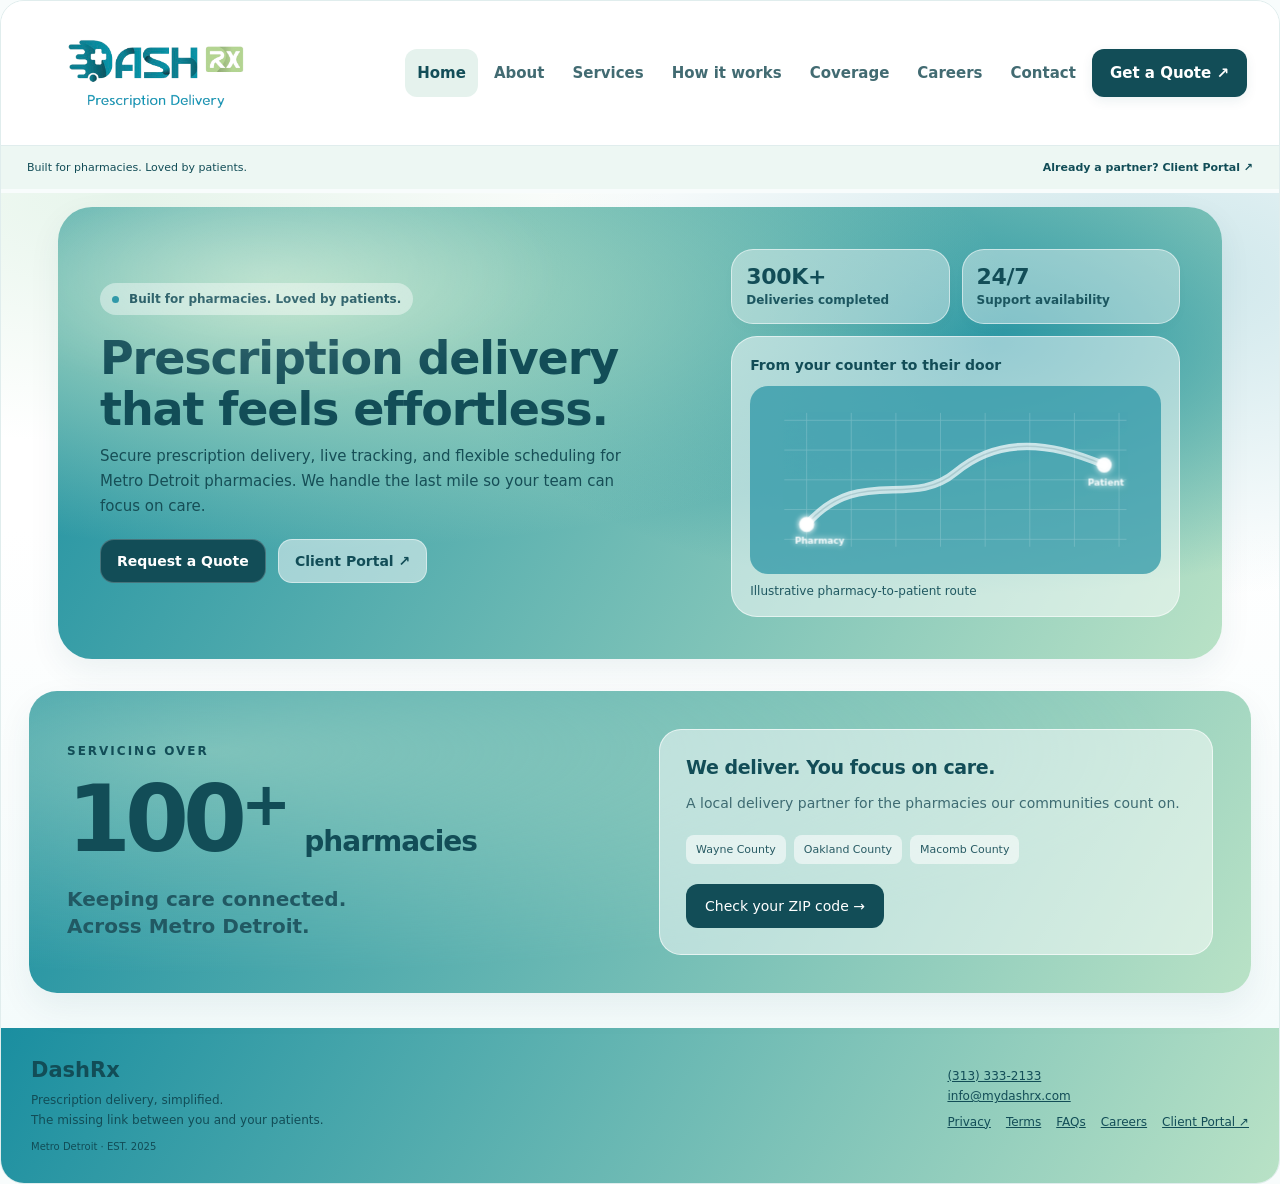
<file: index.html>
<!doctype html>
<html lang="en"><head><meta charset="utf-8"><meta name="viewport" content="width=device-width, initial-scale=1"><meta name="theme-color" content="#1a8ea0"><title>Prescription Delivery for Pharmacies | DashRx</title><meta name="description" content="DashRx provides secure prescription delivery for pharmacies throughout Wayne, Oakland, and Macomb counties. We deliver. You focus on care."><link rel="canonical" href="https://mydashrx.com/"><link rel="stylesheet" href="css/site.css?v=20261020-header"><link rel="icon" type="image/svg+xml" href="assets/dashrx_logo.svg"><meta name="referrer" content="strict-origin-when-cross-origin"><script src="js/site.js" defer></script></head><body style="margin:0;background:#f8fcfc;font-family:ui-sans-serif,system-ui"><div id="rx-full"><header class="full-nav"><a class="full-brand cursor-interaction" aria-label="DashRx homepage" href="index.html"><img class="full-logo" alt="DashRx" src="assets/dashrx_logo.png" width="160" height="72" decoding="async"></a><a class="mobile-header-quote cursor-interaction" href="quote.html">Quote ↗</a><button class="mobile-menu-button cursor-interaction" type="button" aria-controls="rx-main-menu" aria-expanded="false">Menu</button><nav id="rx-main-menu" class="full-links" aria-label="Website navigation"><a class="cursor-interaction" href="index.html" aria-current="page">Home</a><a class="cursor-interaction" href="about.html">About</a><a class="cursor-interaction" href="services.html">Services</a><a class="cursor-interaction" href="how-it-works.html">How it works</a><a class="cursor-interaction" href="coverage.html">Coverage</a><a class="cursor-interaction" href="careers.html">Careers</a><a class="cursor-interaction" href="contact.html">Contact</a><a class="full-quote cursor-interaction" href="quote.html">Get a Quote ↗</a></nav></header>
<div class="full-portal-row"><span>Built for pharmacies. Loved by patients.</span><a class="cursor-interaction" href="portal.html">Already a partner? Client Portal ↗</a></div>
<div class="mobile-actions"><a href="tel:+13133332133">Call DashRx</a><a class="cursor-interaction" href="quote.html">Get a Quote →</a></div>
<main class="rx-content page ready" id="main-content"><div class="hero"><div class="hero-wrap">
  <div class="hero-grid">
  <div>
    <div class="kicker"><span class="dot"></span> Built for pharmacies. Loved by patients.</div>
    <h1>Prescription delivery that feels effortless.</h1>
    <p>Secure prescription delivery, live tracking, and flexible scheduling for Metro Detroit pharmacies. We handle the last mile so your team can focus on care.</p>
    <div class="hero-cta">
      <a class="btn primary" href="quote.html">Request a Quote</a>
      <a class="btn ghost" href="portal.html">Client Portal ↗</a>
    </div>
  </div>
  <aside class="hero-side" aria-label="DashRx delivery overview">
    <div class="kpi-row">
      <div class="kpi"><strong data-counter data-target="300" data-suffix="K+">300K+</strong><span>Deliveries completed</span></div>
      <div class="kpi"><strong data-counter data-target="24" data-suffix="/7">24/7</strong><span>Support availability</span></div>
    </div>
    <div class="mapcard">
      <h3>From your counter to their door</h3>
      <div class="mapwrap">
<svg viewbox="0 0 520 220" xmlns="http://www.w3.org/2000/svg" aria-label="Mock route map">
  <defs>
    <lineargradient id="road" x1="0" y1="0" x2="1" y2="1">
      <stop offset="0" stop-color="rgba(255,255,255,.80)"></stop>
      <stop offset="1" stop-color="rgba(255,255,255,.55)"></stop>
    </lineargradient>
    <filter id="glow" x="-50%" y="-50%" width="200%" height="200%">
      <fegaussianblur stddeviation="4" result="b"></fegaussianblur>
      <femerge><femergenode in="b"></femergenode><femergenode in="SourceGraphic"></femergenode></femerge>
    </filter>
  </defs>
  <g opacity="0.22" stroke="white">
    <path d="M30 30H490"></path><path d="M30 70H490"></path><path d="M30 110H490"></path><path d="M30 150H490"></path><path d="M30 190H490"></path>
    <path d="M60 20V200"></path><path d="M120 20V200"></path><path d="M180 20V200"></path><path d="M240 20V200"></path>
    <path d="M300 20V200"></path><path d="M360 20V200"></path><path d="M420 20V200"></path><path d="M480 20V200"></path>
  </g>
  <path data-mappath d="M60 170 C 130 90, 200 150, 260 100 S 390 60, 460 90" stroke="url(#road)" stroke-width="10" fill="none" stroke-linecap="round"></path>
  <path d="M60 170 C 130 90, 200 150, 260 100 S 390 60, 460 90" stroke="rgba(18,77,87,.30)" stroke-width="2" fill="none" stroke-linecap="round" opacity="0.55"></path>
  <g filter="url(#glow)">
    <circle cx="60" cy="170" r="10" fill="white" opacity=".95"></circle><circle cx="460" cy="90" r="10" fill="white" opacity=".95"></circle>
    <text x="44" y="196" font-size="12" fill="white" opacity=".92" font-weight="800">Pharmacy</text>
    <text x="438" y="118" font-size="12" fill="white" opacity=".92" font-weight="800">Patient</text>
  </g>
  <circle data-mapdot cx="60" cy="170" r="7.5" fill="white" opacity=".98" filter="url(#glow)"></circle>
</svg>
</div>
      <div class="map-legend">Illustrative pharmacy-to-patient route</div>
    </div>
  </aside>
</div></div></div><section class="pharmacy-trust" aria-label="Servicing over 100 pharmacies"><div class="trust-copy"><div class="eyebrow">SERVICING OVER</div><div class="trust-number"><strong>100<span>+</span></strong><h2>pharmacies</h2></div><p>Keeping care connected.<br>Across Metro Detroit.</p></div><div class="trust-detail"><div class="trust-note">We deliver. You focus on care.</div><p>A local delivery partner for the pharmacies our communities count on.</p><div class="trust-counties"><span>Wayne County</span><span>Oakland County</span><span>Macomb County</span></div><a class="site-action" href="coverage.html">Check your ZIP code →</a></div></section></main><footer class="full-footer"><div><strong>DashRx</strong><p>Prescription delivery, simplified.<br>The missing link between you and your patients.</p><small>Metro Detroit · EST. 2025</small></div><div><p><a href="tel:+13133332133">(313) 333-2133</a><br><a href="mailto:info@mydashrx.com">info@mydashrx.com</a></p><div class="full-footer-links"><a class="cursor-interaction" href="privacy.html">Privacy</a><a class="cursor-interaction" href="terms.html">Terms</a><a class="cursor-interaction" href="faq.html">FAQs</a><a class="cursor-interaction" href="careers.html">Careers</a><a class="cursor-interaction" href="portal.html">Client Portal ↗</a></div></div></footer>
</div></body></html>
</file>
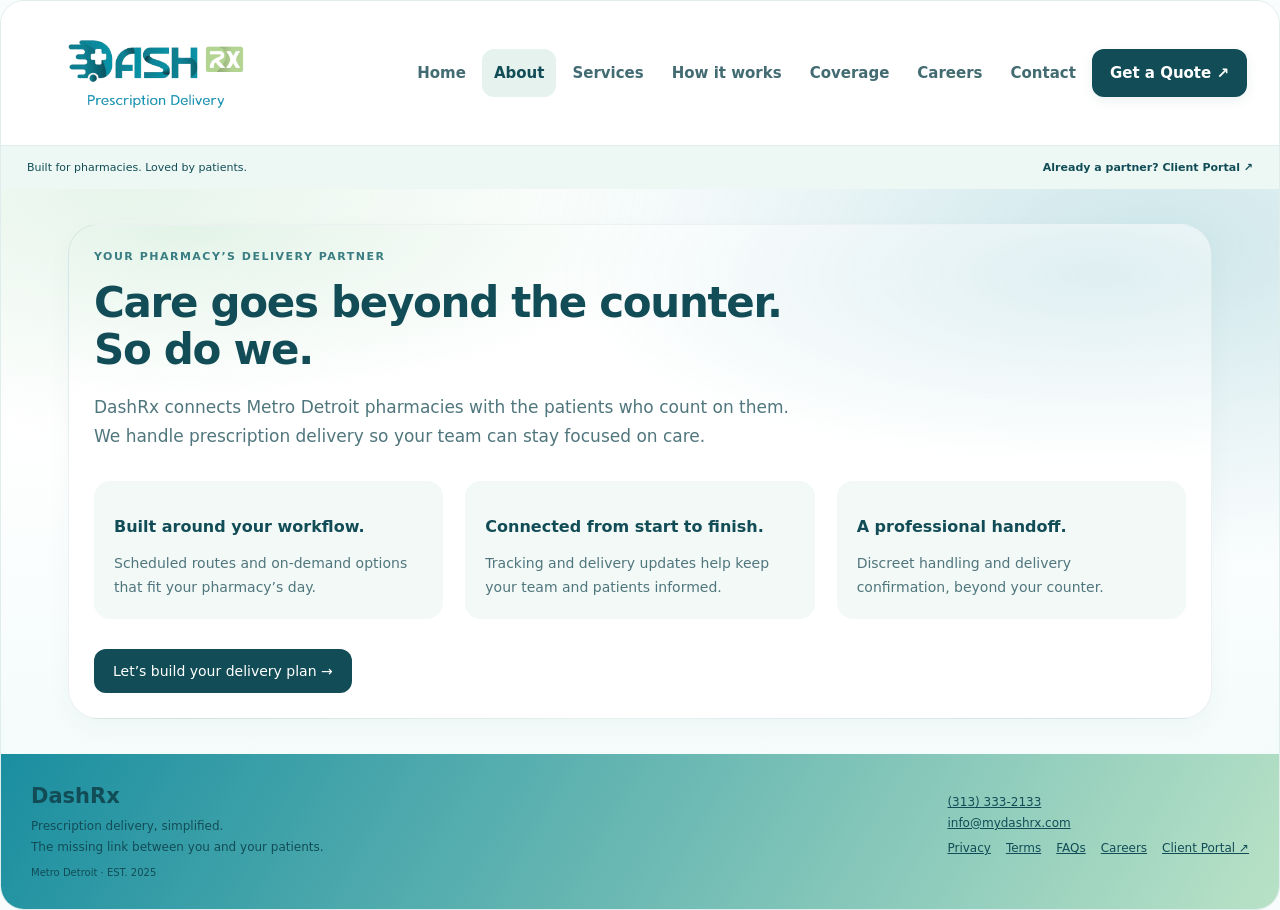
<file: about.html>
<!doctype html>
<html lang="en"><head><meta charset="utf-8"><meta name="viewport" content="width=device-width, initial-scale=1"><meta name="theme-color" content="#1a8ea0"><title>About DashRx | DashRx</title><meta name="description" content="DashRx provides secure prescription delivery for pharmacies throughout Wayne, Oakland, and Macomb counties. We deliver. You focus on care."><link rel="canonical" href="https://mydashrx.com/about.html"><link rel="stylesheet" href="css/site.css?v=20261020-header"><link rel="icon" type="image/svg+xml" href="assets/dashrx_logo.svg"><meta name="referrer" content="strict-origin-when-cross-origin"><script src="js/site.js" defer></script></head><body style="margin:0;background:#f8fcfc;font-family:ui-sans-serif,system-ui"><div id="rx-full"><header class="full-nav"><a class="full-brand cursor-interaction" aria-label="DashRx homepage" href="index.html"><img class="full-logo" alt="DashRx" src="assets/dashrx_logo.png" width="160" height="72" decoding="async"></a><a class="mobile-header-quote cursor-interaction" href="quote.html">Quote ↗</a><button class="mobile-menu-button cursor-interaction" type="button" aria-controls="rx-main-menu" aria-expanded="false">Menu</button><nav id="rx-main-menu" class="full-links" aria-label="Website navigation"><a class="cursor-interaction" href="index.html">Home</a><a class="cursor-interaction" href="about.html" aria-current="page">About</a><a class="cursor-interaction" href="services.html">Services</a><a class="cursor-interaction" href="how-it-works.html">How it works</a><a class="cursor-interaction" href="coverage.html">Coverage</a><a class="cursor-interaction" href="careers.html">Careers</a><a class="cursor-interaction" href="contact.html">Contact</a><a class="full-quote cursor-interaction" href="quote.html">Get a Quote ↗</a></nav></header>
<div class="full-portal-row"><span>Built for pharmacies. Loved by patients.</span><a class="cursor-interaction" href="portal.html">Already a partner? Client Portal ↗</a></div>
<div class="mobile-actions"><a href="tel:+13133332133">Call DashRx</a><a class="cursor-interaction" href="quote.html">Get a Quote →</a></div>
<main class="rx-content page ready" id="main-content"><section class="section"><div class="panel soft"><div class="eyebrow">YOUR PHARMACY’S DELIVERY PARTNER</div><h1>Care goes beyond the counter.<br>So do we.</h1><p class="lead">DashRx connects Metro Detroit pharmacies with the patients who count on them. We handle prescription delivery so your team can stay focused on care.</p><div class="benefit-grid"><article><h3>Built around your workflow.</h3><p>Scheduled routes and on-demand options that fit your pharmacy’s day.</p></article><article><h3>Connected from start to finish.</h3><p>Tracking and delivery updates help keep your team and patients informed.</p></article><article><h3>A professional handoff.</h3><p>Discreet handling and delivery confirmation, beyond your counter.</p></article></div><a class="site-action" href="quote.html">Let’s build your delivery plan →</a></div></section></main><footer class="full-footer"><div><strong>DashRx</strong><p>Prescription delivery, simplified.<br>The missing link between you and your patients.</p><small>Metro Detroit · EST. 2025</small></div><div><p><a href="tel:+13133332133">(313) 333-2133</a><br><a href="mailto:info@mydashrx.com">info@mydashrx.com</a></p><div class="full-footer-links"><a class="cursor-interaction" href="privacy.html">Privacy</a><a class="cursor-interaction" href="terms.html">Terms</a><a class="cursor-interaction" href="faq.html">FAQs</a><a class="cursor-interaction" href="careers.html">Careers</a><a class="cursor-interaction" href="portal.html">Client Portal ↗</a></div></div></footer>
</div></body></html>
</file>
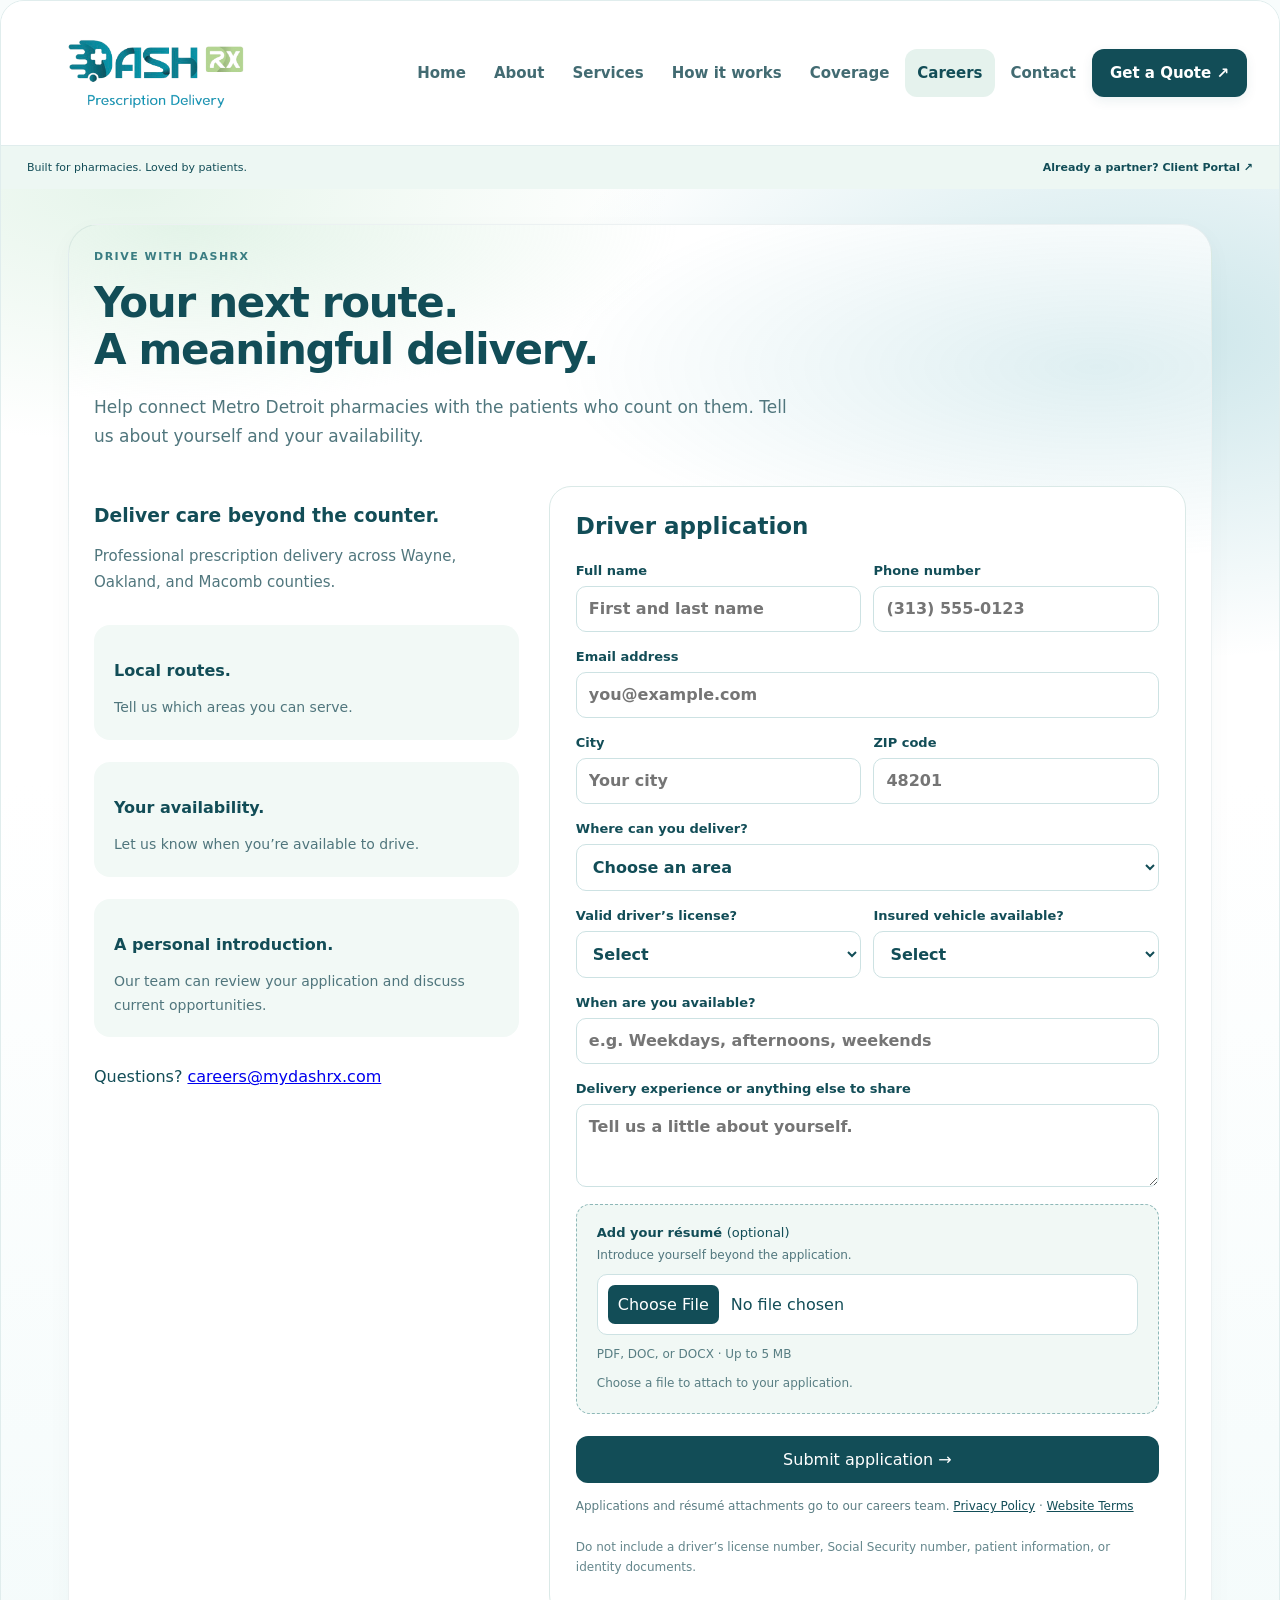
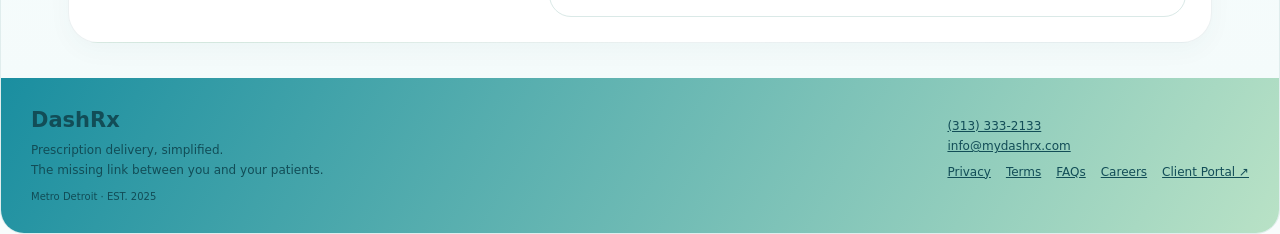
<file: careers.html>
<!doctype html>
<html lang="en"><head><meta charset="utf-8"><meta name="viewport" content="width=device-width, initial-scale=1"><meta name="theme-color" content="#1a8ea0"><title>Driver Careers &amp; Application | DashRx</title><meta name="description" content="DashRx provides secure prescription delivery for pharmacies throughout Wayne, Oakland, and Macomb counties. We deliver. You focus on care."><link rel="canonical" href="https://mydashrx.com/careers.html"><link rel="stylesheet" href="css/site.css?v=20261020-header"><link rel="icon" type="image/svg+xml" href="assets/dashrx_logo.svg"><meta name="referrer" content="strict-origin-when-cross-origin"><script src="js/site.js" defer></script></head><body style="margin:0;background:#f8fcfc;font-family:ui-sans-serif,system-ui"><div id="rx-full"><header class="full-nav"><a class="full-brand cursor-interaction" aria-label="DashRx homepage" href="index.html"><img class="full-logo" alt="DashRx" src="assets/dashrx_logo.png" width="160" height="72" decoding="async"></a><a class="mobile-header-quote cursor-interaction" href="quote.html">Quote ↗</a><button class="mobile-menu-button cursor-interaction" type="button" aria-controls="rx-main-menu" aria-expanded="false">Menu</button><nav id="rx-main-menu" class="full-links" aria-label="Website navigation"><a class="cursor-interaction" href="index.html">Home</a><a class="cursor-interaction" href="about.html">About</a><a class="cursor-interaction" href="services.html">Services</a><a class="cursor-interaction" href="how-it-works.html">How it works</a><a class="cursor-interaction" href="coverage.html">Coverage</a><a class="cursor-interaction" href="careers.html" aria-current="page">Careers</a><a class="cursor-interaction" href="contact.html">Contact</a><a class="full-quote cursor-interaction" href="quote.html">Get a Quote ↗</a></nav></header>
<div class="full-portal-row"><span>Built for pharmacies. Loved by patients.</span><a class="cursor-interaction" href="portal.html">Already a partner? Client Portal ↗</a></div>
<div class="mobile-actions"><a href="tel:+13133332133">Call DashRx</a><a class="cursor-interaction" href="quote.html">Get a Quote →</a></div>
<main class="rx-content page ready" id="main-content"><section class="section"><div class="panel soft"><div class="eyebrow">DRIVE WITH DASHRX</div><h1>Your next route.<br>A meaningful delivery.</h1><p class="lead">Help connect Metro Detroit pharmacies with the patients who count on them. Tell us about yourself and your availability.</p><div class="driver-layout"><div><h3>Deliver care beyond the counter.</h3><p class="lead" style="font-size:15px">Professional prescription delivery across Wayne, Oakland, and Macomb counties.</p><div class="benefit-grid" style="grid-template-columns:1fr"><article><h3>Local routes.</h3><p>Tell us which areas you can serve.</p></article><article><h3>Your availability.</h3><p>Let us know when you’re available to drive.</p></article><article><h3>A personal introduction.</h3><p>Our team can review your application and discuss current opportunities.</p></article></div><p>Questions? <a href="mailto:careers@mydashrx.com">careers@mydashrx.com</a></p></div><form id="driver-apply" class="driver-form" action="https://formsubmit.co/careers@mydashrx.com" method="POST" enctype="multipart/form-data" data-recipient="careers@mydashrx.com" accept-charset="UTF-8"><input type="hidden" name="_next" value="https://mydashrx.com/thank-you.html?type=application"><input type="hidden" name="_subject" value="DashRx driver application"><input type="hidden" name="_honey" hidden><h2>Driver application</h2><div class="driver-row"><label>Full name<input name="driverName" placeholder="First and last name" required></label><label>Phone number<input name="driverPhone" type="tel" placeholder="(313) 555-0123" required></label></div><label>Email address<input name="email" type="email" placeholder="you@example.com" required></label><div class="driver-row"><label>City<input name="driverCity" placeholder="Your city" required></label><label>ZIP code<input name="driverZip" inputmode="numeric" pattern="[0-9]{5}" maxlength="5" placeholder="48201" required></label></div><label>Where can you deliver?<select name="driverArea" required><option value="">Choose an area</option><option>All three counties</option><option>Wayne County</option><option>Oakland County</option><option>Macomb County</option></select></label><div class="driver-row"><label>Valid driver’s license?<select name="driverLicense" required><option value="">Select</option><option>Yes</option><option>No</option></select></label><label>Insured vehicle available?<select name="driverVehicle" required><option value="">Select</option><option>Yes</option><option>No</option></select></label></div><label>When are you available?<input name="driverAvailability" placeholder="e.g. Weekdays, afternoons, weekends" required></label><label>Delivery experience or anything else to share<textarea name="driverExperience" rows="3" placeholder="Tell us a little about yourself."></textarea></label><div class="resume-upload"><label for="driver-resume">Add your résumé <span style="font-weight:400">(optional)</span></label><p>Introduce yourself beyond the application.</p><input id="driver-resume" name="attachment" type="file" accept=".pdf,.doc,.docx,application/pdf,application/msword,application/vnd.openxmlformats-officedocument.wordprocessingml.document"><small>PDF, DOC, or DOCX · Up to 5 MB</small><div id="resume-status" aria-live="polite">Choose a file to attach to your application.</div><button id="resume-remove" class="resume-remove" type="button" hidden>Remove résumé</button></div>
<button class="site-action driver-preview" type="submit" style="width:100%;justify-content:center">Submit application →</button><p class="form-privacy">Applications and résumé attachments go to our careers team. <a class="legal-link" href="privacy.html">Privacy Policy</a> · <a class="legal-link" href="terms.html">Website Terms</a></p><p class="fine">Do not include a driver’s license number, Social Security number, patient information, or identity documents.</p></form></div></div></section>
</main><footer class="full-footer"><div><strong>DashRx</strong><p>Prescription delivery, simplified.<br>The missing link between you and your patients.</p><small>Metro Detroit · EST. 2025</small></div><div><p><a href="tel:+13133332133">(313) 333-2133</a><br><a href="mailto:info@mydashrx.com">info@mydashrx.com</a></p><div class="full-footer-links"><a class="cursor-interaction" href="privacy.html">Privacy</a><a class="cursor-interaction" href="terms.html">Terms</a><a class="cursor-interaction" href="faq.html">FAQs</a><a class="cursor-interaction" href="careers.html">Careers</a><a class="cursor-interaction" href="portal.html">Client Portal ↗</a></div></div></footer>
</div></body></html>
</file>
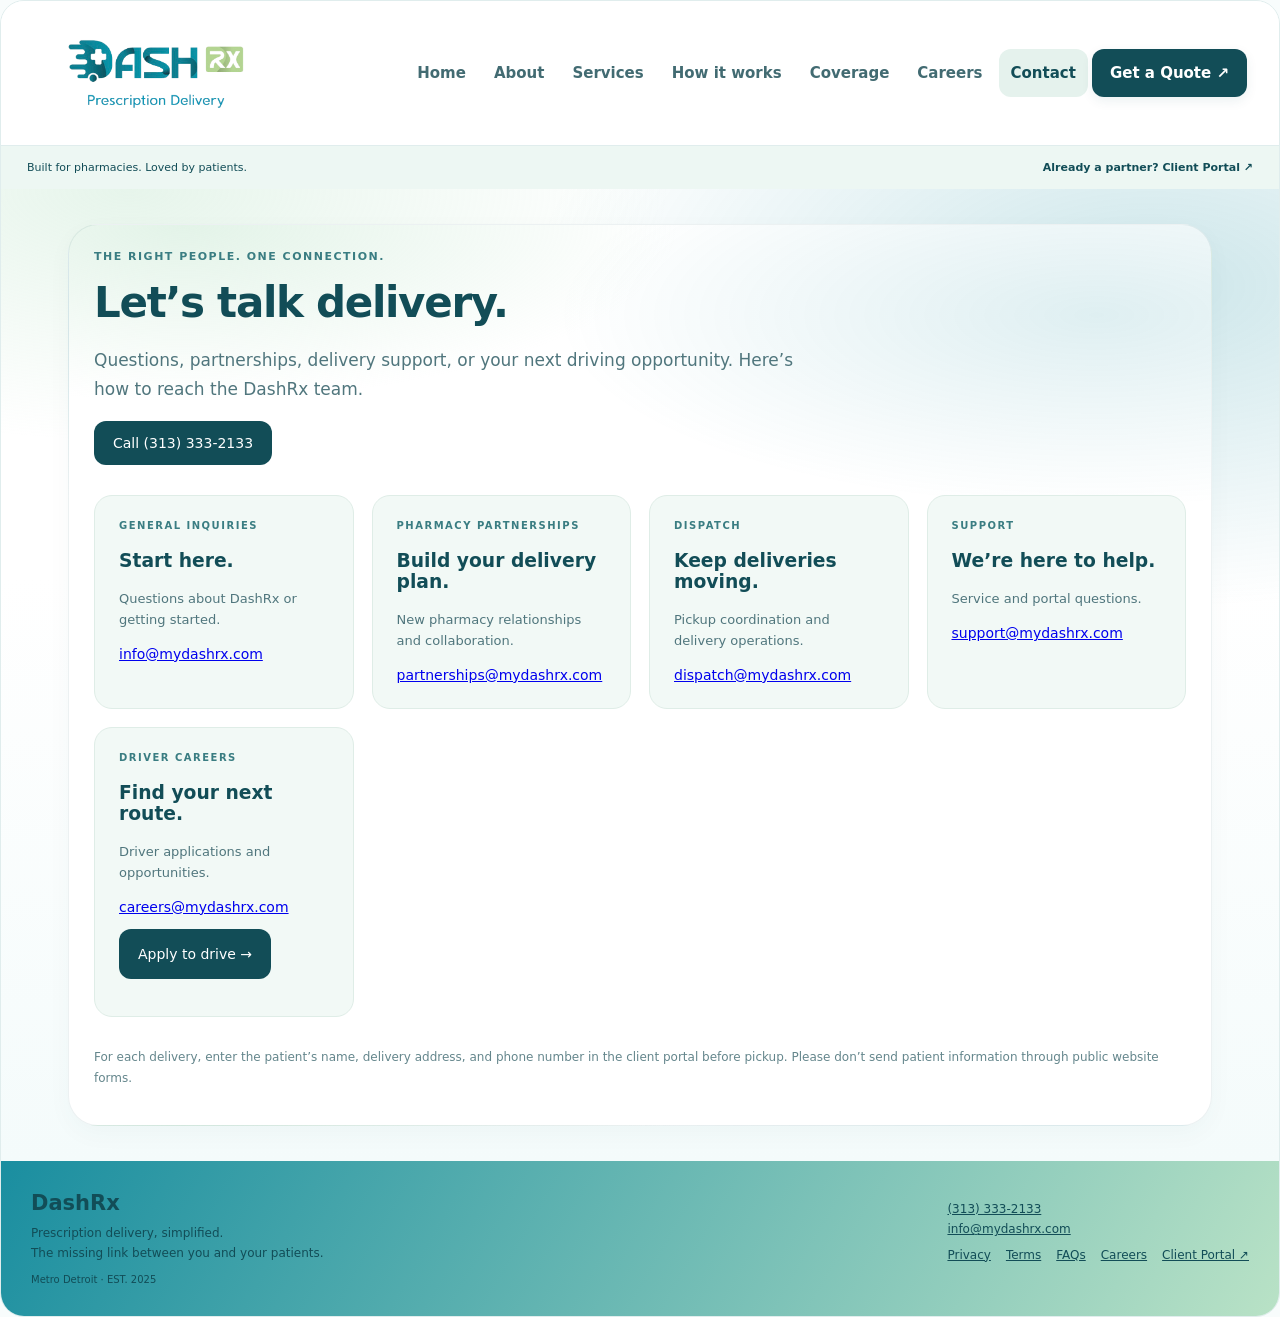
<file: contact.html>
<!doctype html>
<html lang="en"><head><meta charset="utf-8"><meta name="viewport" content="width=device-width, initial-scale=1"><meta name="theme-color" content="#1a8ea0"><title>Contact DashRx | DashRx</title><meta name="description" content="DashRx provides secure prescription delivery for pharmacies throughout Wayne, Oakland, and Macomb counties. We deliver. You focus on care."><link rel="canonical" href="https://mydashrx.com/contact.html"><link rel="stylesheet" href="css/site.css?v=20261020-header"><link rel="icon" type="image/svg+xml" href="assets/dashrx_logo.svg"><meta name="referrer" content="strict-origin-when-cross-origin"><script src="js/site.js" defer></script></head><body style="margin:0;background:#f8fcfc;font-family:ui-sans-serif,system-ui"><div id="rx-full"><header class="full-nav"><a class="full-brand cursor-interaction" aria-label="DashRx homepage" href="index.html"><img class="full-logo" alt="DashRx" src="assets/dashrx_logo.png" width="160" height="72" decoding="async"></a><a class="mobile-header-quote cursor-interaction" href="quote.html">Quote ↗</a><button class="mobile-menu-button cursor-interaction" type="button" aria-controls="rx-main-menu" aria-expanded="false">Menu</button><nav id="rx-main-menu" class="full-links" aria-label="Website navigation"><a class="cursor-interaction" href="index.html">Home</a><a class="cursor-interaction" href="about.html">About</a><a class="cursor-interaction" href="services.html">Services</a><a class="cursor-interaction" href="how-it-works.html">How it works</a><a class="cursor-interaction" href="coverage.html">Coverage</a><a class="cursor-interaction" href="careers.html">Careers</a><a class="cursor-interaction" href="contact.html" aria-current="page">Contact</a><a class="full-quote cursor-interaction" href="quote.html">Get a Quote ↗</a></nav></header>
<div class="full-portal-row"><span>Built for pharmacies. Loved by patients.</span><a class="cursor-interaction" href="portal.html">Already a partner? Client Portal ↗</a></div>
<div class="mobile-actions"><a href="tel:+13133332133">Call DashRx</a><a class="cursor-interaction" href="quote.html">Get a Quote →</a></div>
<main class="rx-content page ready" id="main-content"><section class="section"><div class="panel soft"><div class="eyebrow">THE RIGHT PEOPLE. ONE CONNECTION.</div><h1>Let’s talk delivery.</h1><p class="lead">Questions, partnerships, delivery support, or your next driving opportunity. Here’s how to reach the DashRx team.</p><a class="site-action" href="tel:+13133332133">Call (313) 333-2133</a><div class="contact-grid"><article><div class="eyebrow">GENERAL INQUIRIES</div><h3>Start here.</h3><p>Questions about DashRx or getting started.</p><a href="mailto:info@mydashrx.com">info@mydashrx.com</a></article><article><div class="eyebrow">PHARMACY PARTNERSHIPS</div><h3>Build your delivery plan.</h3><p>New pharmacy relationships and collaboration.</p><a href="mailto:partnerships@mydashrx.com">partnerships@mydashrx.com</a></article><article><div class="eyebrow">DISPATCH</div><h3>Keep deliveries moving.</h3><p>Pickup coordination and delivery operations.</p><a href="mailto:dispatch@mydashrx.com">dispatch@mydashrx.com</a></article><article><div class="eyebrow">SUPPORT</div><h3>We’re here to help.</h3><p>Service and portal questions.</p><a href="mailto:support@mydashrx.com">support@mydashrx.com</a></article><article><div class="eyebrow">DRIVER CAREERS</div><h3>Find your next route.</h3><p>Driver applications and opportunities.</p><a href="mailto:careers@mydashrx.com">careers@mydashrx.com</a><p><a class="site-action" href="careers.html">Apply to drive →</a></p></article></div><p class="fine">For each delivery, enter the patient’s name, delivery address, and phone number in the client portal before pickup. Please don’t send patient information through public website forms.</p></div></section>
</main><footer class="full-footer"><div><strong>DashRx</strong><p>Prescription delivery, simplified.<br>The missing link between you and your patients.</p><small>Metro Detroit · EST. 2025</small></div><div><p><a href="tel:+13133332133">(313) 333-2133</a><br><a href="mailto:info@mydashrx.com">info@mydashrx.com</a></p><div class="full-footer-links"><a class="cursor-interaction" href="privacy.html">Privacy</a><a class="cursor-interaction" href="terms.html">Terms</a><a class="cursor-interaction" href="faq.html">FAQs</a><a class="cursor-interaction" href="careers.html">Careers</a><a class="cursor-interaction" href="portal.html">Client Portal ↗</a></div></div></footer>
</div></body></html>
</file>
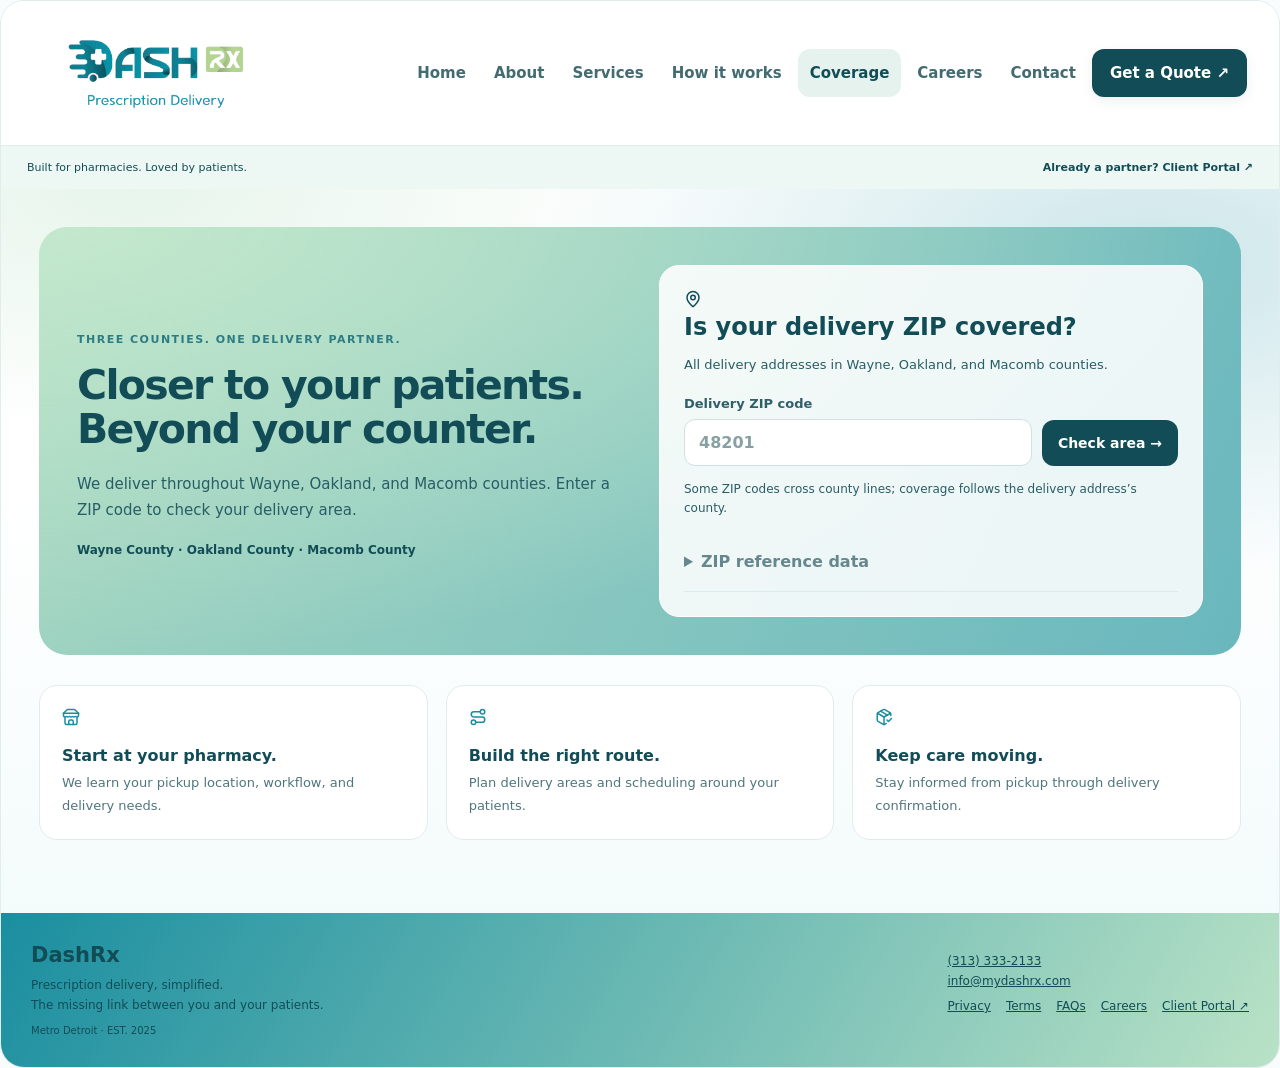
<file: coverage.html>
<!doctype html>
<html lang="en"><head><meta charset="utf-8"><meta name="viewport" content="width=device-width, initial-scale=1"><meta name="theme-color" content="#1a8ea0"><title>Wayne, Oakland &amp; Macomb Coverage | DashRx</title><meta name="description" content="DashRx provides secure prescription delivery for pharmacies throughout Wayne, Oakland, and Macomb counties. We deliver. You focus on care."><link rel="canonical" href="https://mydashrx.com/coverage.html"><link rel="stylesheet" href="css/site.css?v=20261020-header"><link rel="icon" type="image/svg+xml" href="assets/dashrx_logo.svg"><meta name="referrer" content="strict-origin-when-cross-origin"><script src="js/coverage-data.js" defer></script><script src="js/site.js" defer></script></head><body style="margin:0;background:#f8fcfc;font-family:ui-sans-serif,system-ui"><div id="rx-full"><header class="full-nav"><a class="full-brand cursor-interaction" aria-label="DashRx homepage" href="index.html"><img class="full-logo" alt="DashRx" src="assets/dashrx_logo.png" width="160" height="72" decoding="async"></a><a class="mobile-header-quote cursor-interaction" href="quote.html">Quote ↗</a><button class="mobile-menu-button cursor-interaction" type="button" aria-controls="rx-main-menu" aria-expanded="false">Menu</button><nav id="rx-main-menu" class="full-links" aria-label="Website navigation"><a class="cursor-interaction" href="index.html">Home</a><a class="cursor-interaction" href="about.html">About</a><a class="cursor-interaction" href="services.html">Services</a><a class="cursor-interaction" href="how-it-works.html">How it works</a><a class="cursor-interaction" href="coverage.html" aria-current="page">Coverage</a><a class="cursor-interaction" href="careers.html">Careers</a><a class="cursor-interaction" href="contact.html">Contact</a><a class="full-quote cursor-interaction" href="quote.html">Get a Quote ↗</a></nav></header>
<div class="full-portal-row"><span>Built for pharmacies. Loved by patients.</span><a class="cursor-interaction" href="portal.html">Already a partner? Client Portal ↗</a></div>
<div class="mobile-actions"><a href="tel:+13133332133">Call DashRx</a><a class="cursor-interaction" href="quote.html">Get a Quote →</a></div>
<main class="rx-content page ready" id="main-content"><div id="rx-ideas"><div class="content" data-panel="coverage"><section class="coverage-hero"><div><div class="eyebrow">Three counties. One delivery partner.</div><h1>Closer to your patients.<br>Beyond your counter.</h1><p>We deliver throughout Wayne, Oakland, and Macomb counties. Enter a ZIP code to check your delivery area.</p><div style="font-size:12px;font-weight:650;color:#124d57">Wayne County · Oakland County · Macomb County</div></div><div class="forminner"><svg xmlns="http://www.w3.org/2000/svg" class="lucide lucide-map-pin" width="18" height="18" viewBox="0 0 24 24" fill="none" stroke="currentColor" stroke-width="2" stroke-linecap="round" stroke-linejoin="round" aria-hidden="true">
  <path d="M20 10c0 4.993-5.539 10.193-7.399 11.799a1 1 0 0 1-1.202 0C9.539 20.193 4 14.993 4 10a8 8 0 0 1 16 0"></path>
  <circle cx="12" cy="10" r="3"></circle>
</svg><h2>Is your delivery ZIP covered?</h2><p style="font-size:13px">All delivery addresses in Wayne, Oakland, and Macomb counties.</p><form id="rx-coverage"><div class="zipline"><label class="field">Delivery ZIP code<input id="rx-zip-check" inputmode="numeric" pattern="[0-9]{5}" maxlength="5" placeholder="48201" required></label><button class="go cursor-interaction zip-preview" type="button">Check area →</button></div></form><div class="result" id="rx-coverage-result" aria-live="polite" hidden><strong id="rx-area-title"></strong><p id="rx-coverage-message"></p><a class="go cursor-interaction" href="quote.html">Build my delivery plan →</a></div><p class="micro">Some ZIP codes cross county lines; coverage follows the delivery address’s county.</p><details style="margin-top:14px;font-size:11px;color:#66878d"><summary>ZIP reference data</summary><p style="font-size:11px;line-height:1.6;margin:10px 0">County matching uses <a href="https://www.census.gov/geographies/reference-files/2020/geo/relationship-files.html" target="_blank" rel="noopener noreferrer">2020 Census ZIP-area relationships</a> with postal-only codes supplemented by <a href="https://mdhhs-pres-prod.michigan.gov/olmweb/EX/RF/Public/RFT/100.pdf" target="_blank" rel="noopener noreferrer">Michigan’s July 2021 county/district ZIP reference</a>. New or unlisted codes require confirmation. No address or patient information is collected here.</p></details></div></section><div class="coverage-points"><article class="point"><svg xmlns="http://www.w3.org/2000/svg" class="lucide lucide-store" width="18" height="18" viewBox="0 0 24 24" fill="none" stroke="currentColor" stroke-width="2" stroke-linecap="round" stroke-linejoin="round" aria-hidden="true">
  <path d="m2 7 4.41-4.41A2 2 0 0 1 7.83 2h8.34a2 2 0 0 1 1.42.59L22 7"></path>
  <path d="M4 12v8a2 2 0 0 0 2 2h12a2 2 0 0 0 2-2v-8"></path>
  <path d="M15 22v-4a2 2 0 0 0-2-2h-2a2 2 0 0 0-2 2v4"></path>
  <path d="M2 7h20"></path>
  <path d="M22 7v3a2 2 0 0 1-2 2a2.7 2.7 0 0 1-1.59-.63.7.7 0 0 0-.82 0A2.7 2.7 0 0 1 16 12a2.7 2.7 0 0 1-1.59-.63.7.7 0 0 0-.82 0A2.7 2.7 0 0 1 12 12a2.7 2.7 0 0 1-1.59-.63.7.7 0 0 0-.82 0A2.7 2.7 0 0 1 8 12a2.7 2.7 0 0 1-1.59-.63.7.7 0 0 0-.82 0A2.7 2.7 0 0 1 4 12a2 2 0 0 1-2-2V7"></path>
</svg><h3>Start at your pharmacy.</h3><p>We learn your pickup location, workflow, and delivery needs.</p></article><article class="point"><svg xmlns="http://www.w3.org/2000/svg" class="lucide lucide-route" width="18" height="18" viewBox="0 0 24 24" fill="none" stroke="currentColor" stroke-width="2" stroke-linecap="round" stroke-linejoin="round" aria-hidden="true">
  <circle cx="6" cy="19" r="3"></circle>
  <path d="M9 19h8.5a3.5 3.5 0 0 0 0-7h-11a3.5 3.5 0 0 1 0-7H15"></path>
  <circle cx="18" cy="5" r="3"></circle>
</svg><h3>Build the right route.</h3><p>Plan delivery areas and scheduling around your patients.</p></article><article class="point"><svg xmlns="http://www.w3.org/2000/svg" class="lucide lucide-package-check" width="18" height="18" viewBox="0 0 24 24" fill="none" stroke="currentColor" stroke-width="2" stroke-linecap="round" stroke-linejoin="round" aria-hidden="true">
  <path d="m16 16 2 2 4-4"></path>
  <path d="M21 10V8a2 2 0 0 0-1-1.73l-7-4a2 2 0 0 0-2 0l-7 4A2 2 0 0 0 3 8v8a2 2 0 0 0 1 1.73l7 4a2 2 0 0 0 2 0l2-1.14"></path>
  <path d="m7.5 4.27 9 5.15"></path>
  <polyline points="3.29 7 12 12 20.71 7"></polyline>
  <line x1="12" x2="12" y1="22" y2="12"></line>
</svg><h3>Keep care moving.</h3><p>Stay informed from pickup through delivery confirmation.</p></article></div></div>
</div></main><footer class="full-footer"><div><strong>DashRx</strong><p>Prescription delivery, simplified.<br>The missing link between you and your patients.</p><small>Metro Detroit · EST. 2025</small></div><div><p><a href="tel:+13133332133">(313) 333-2133</a><br><a href="mailto:info@mydashrx.com">info@mydashrx.com</a></p><div class="full-footer-links"><a class="cursor-interaction" href="privacy.html">Privacy</a><a class="cursor-interaction" href="terms.html">Terms</a><a class="cursor-interaction" href="faq.html">FAQs</a><a class="cursor-interaction" href="careers.html">Careers</a><a class="cursor-interaction" href="portal.html">Client Portal ↗</a></div></div></footer>
</div></body></html>
</file>
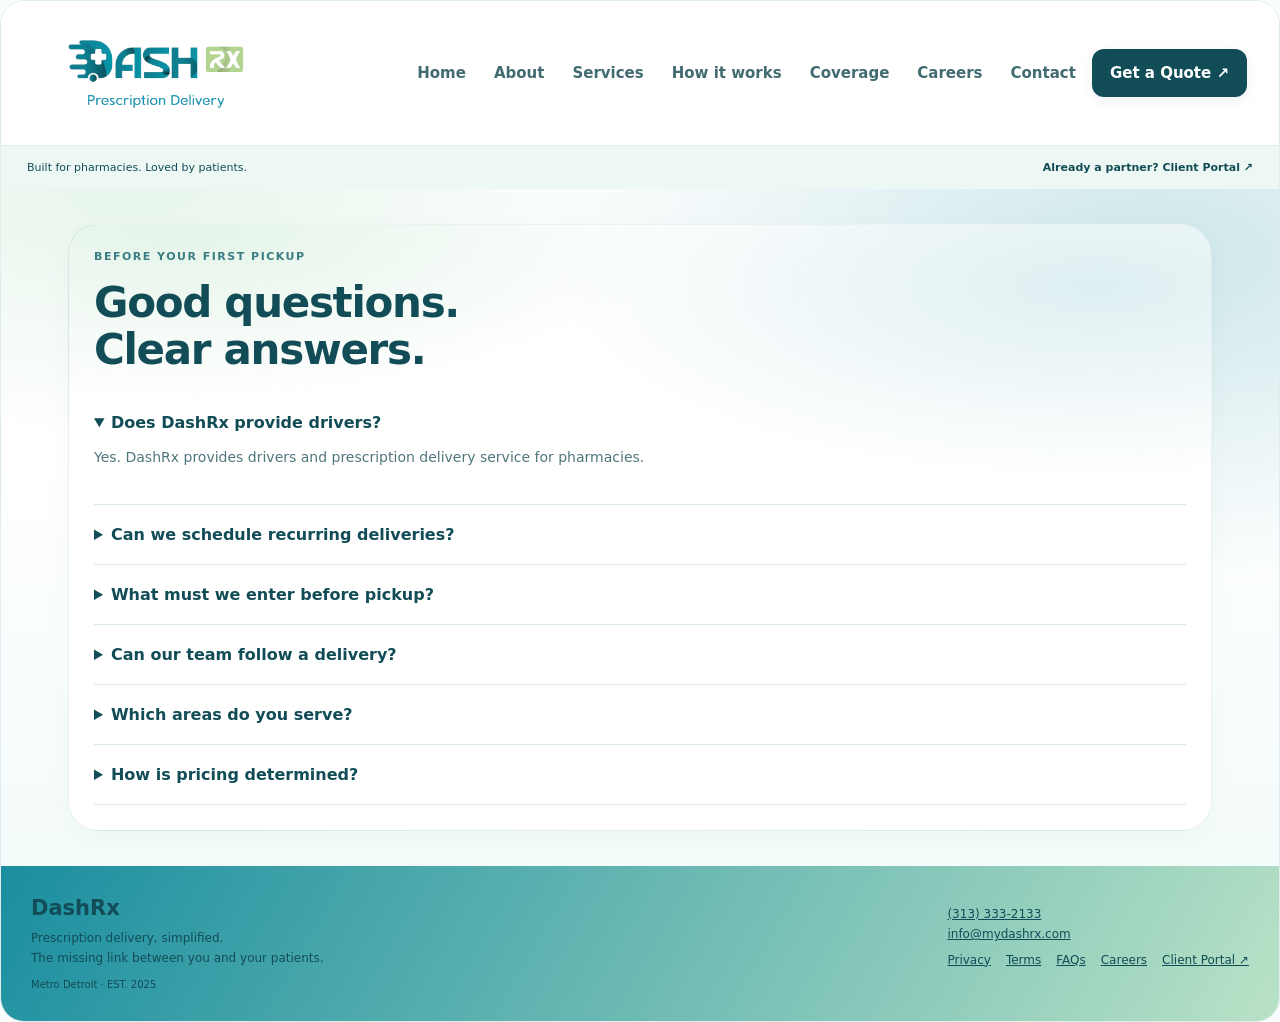
<file: faq.html>
<!doctype html>
<html lang="en"><head><meta charset="utf-8"><meta name="viewport" content="width=device-width, initial-scale=1"><meta name="theme-color" content="#1a8ea0"><title>Frequently Asked Questions | DashRx</title><meta name="description" content="DashRx provides secure prescription delivery for pharmacies throughout Wayne, Oakland, and Macomb counties. We deliver. You focus on care."><link rel="canonical" href="https://mydashrx.com/faq.html"><link rel="stylesheet" href="css/site.css?v=20261020-header"><link rel="icon" type="image/svg+xml" href="assets/dashrx_logo.svg"><meta name="referrer" content="strict-origin-when-cross-origin"><script src="js/site.js" defer></script></head><body style="margin:0;background:#f8fcfc;font-family:ui-sans-serif,system-ui"><div id="rx-full"><header class="full-nav"><a class="full-brand cursor-interaction" aria-label="DashRx homepage" href="index.html"><img class="full-logo" alt="DashRx" src="assets/dashrx_logo.png" width="160" height="72" decoding="async"></a><a class="mobile-header-quote cursor-interaction" href="quote.html">Quote ↗</a><button class="mobile-menu-button cursor-interaction" type="button" aria-controls="rx-main-menu" aria-expanded="false">Menu</button><nav id="rx-main-menu" class="full-links" aria-label="Website navigation"><a class="cursor-interaction" href="index.html">Home</a><a class="cursor-interaction" href="about.html">About</a><a class="cursor-interaction" href="services.html">Services</a><a class="cursor-interaction" href="how-it-works.html">How it works</a><a class="cursor-interaction" href="coverage.html">Coverage</a><a class="cursor-interaction" href="careers.html">Careers</a><a class="cursor-interaction" href="contact.html">Contact</a><a class="full-quote cursor-interaction" href="quote.html">Get a Quote ↗</a></nav></header>
<div class="full-portal-row"><span>Built for pharmacies. Loved by patients.</span><a class="cursor-interaction" href="portal.html">Already a partner? Client Portal ↗</a></div>
<div class="mobile-actions"><a href="tel:+13133332133">Call DashRx</a><a class="cursor-interaction" href="quote.html">Get a Quote →</a></div>
<main class="rx-content page ready" id="main-content"><section class="section"><div class="panel soft"><div class="eyebrow">BEFORE YOUR FIRST PICKUP</div><h1>Good questions.<br>Clear answers.</h1><details open><summary>Does DashRx provide drivers?</summary><p>Yes. DashRx provides drivers and prescription delivery service for pharmacies.</p></details><details><summary>Can we schedule recurring deliveries?</summary><p>Yes. Discuss scheduled routes, on-demand deliveries, or a mix of both with our team.</p></details><details><summary>What must we enter before pickup?</summary><p>For every delivery, your pharmacy must enter the patient’s name, delivery address, and phone number in the client portal before DashRx picks up.</p><a class="site-action" href="portal.html">Open Client Portal ↗</a></details><details><summary>Can our team follow a delivery?</summary><p>GPS tracking, delivery updates, and confirmation help your pharmacy follow each delivery.</p></details><details><summary>Which areas do you serve?</summary><p>DashRx covers Wayne, Oakland, and Macomb counties. Use the ZIP checker to check a delivery area. ZIP codes that cross a county boundary need address confirmation.</p><a class="site-action" href="coverage.html">Explore coverage →</a></details><details><summary>How is pricing determined?</summary><p>Request a quote with your location, delivery volume, and schedule so we can discuss a tailored delivery plan.</p></details></div></section></main><footer class="full-footer"><div><strong>DashRx</strong><p>Prescription delivery, simplified.<br>The missing link between you and your patients.</p><small>Metro Detroit · EST. 2025</small></div><div><p><a href="tel:+13133332133">(313) 333-2133</a><br><a href="mailto:info@mydashrx.com">info@mydashrx.com</a></p><div class="full-footer-links"><a class="cursor-interaction" href="privacy.html">Privacy</a><a class="cursor-interaction" href="terms.html">Terms</a><a class="cursor-interaction" href="faq.html">FAQs</a><a class="cursor-interaction" href="careers.html">Careers</a><a class="cursor-interaction" href="portal.html">Client Portal ↗</a></div></div></footer>
</div></body></html>
</file>
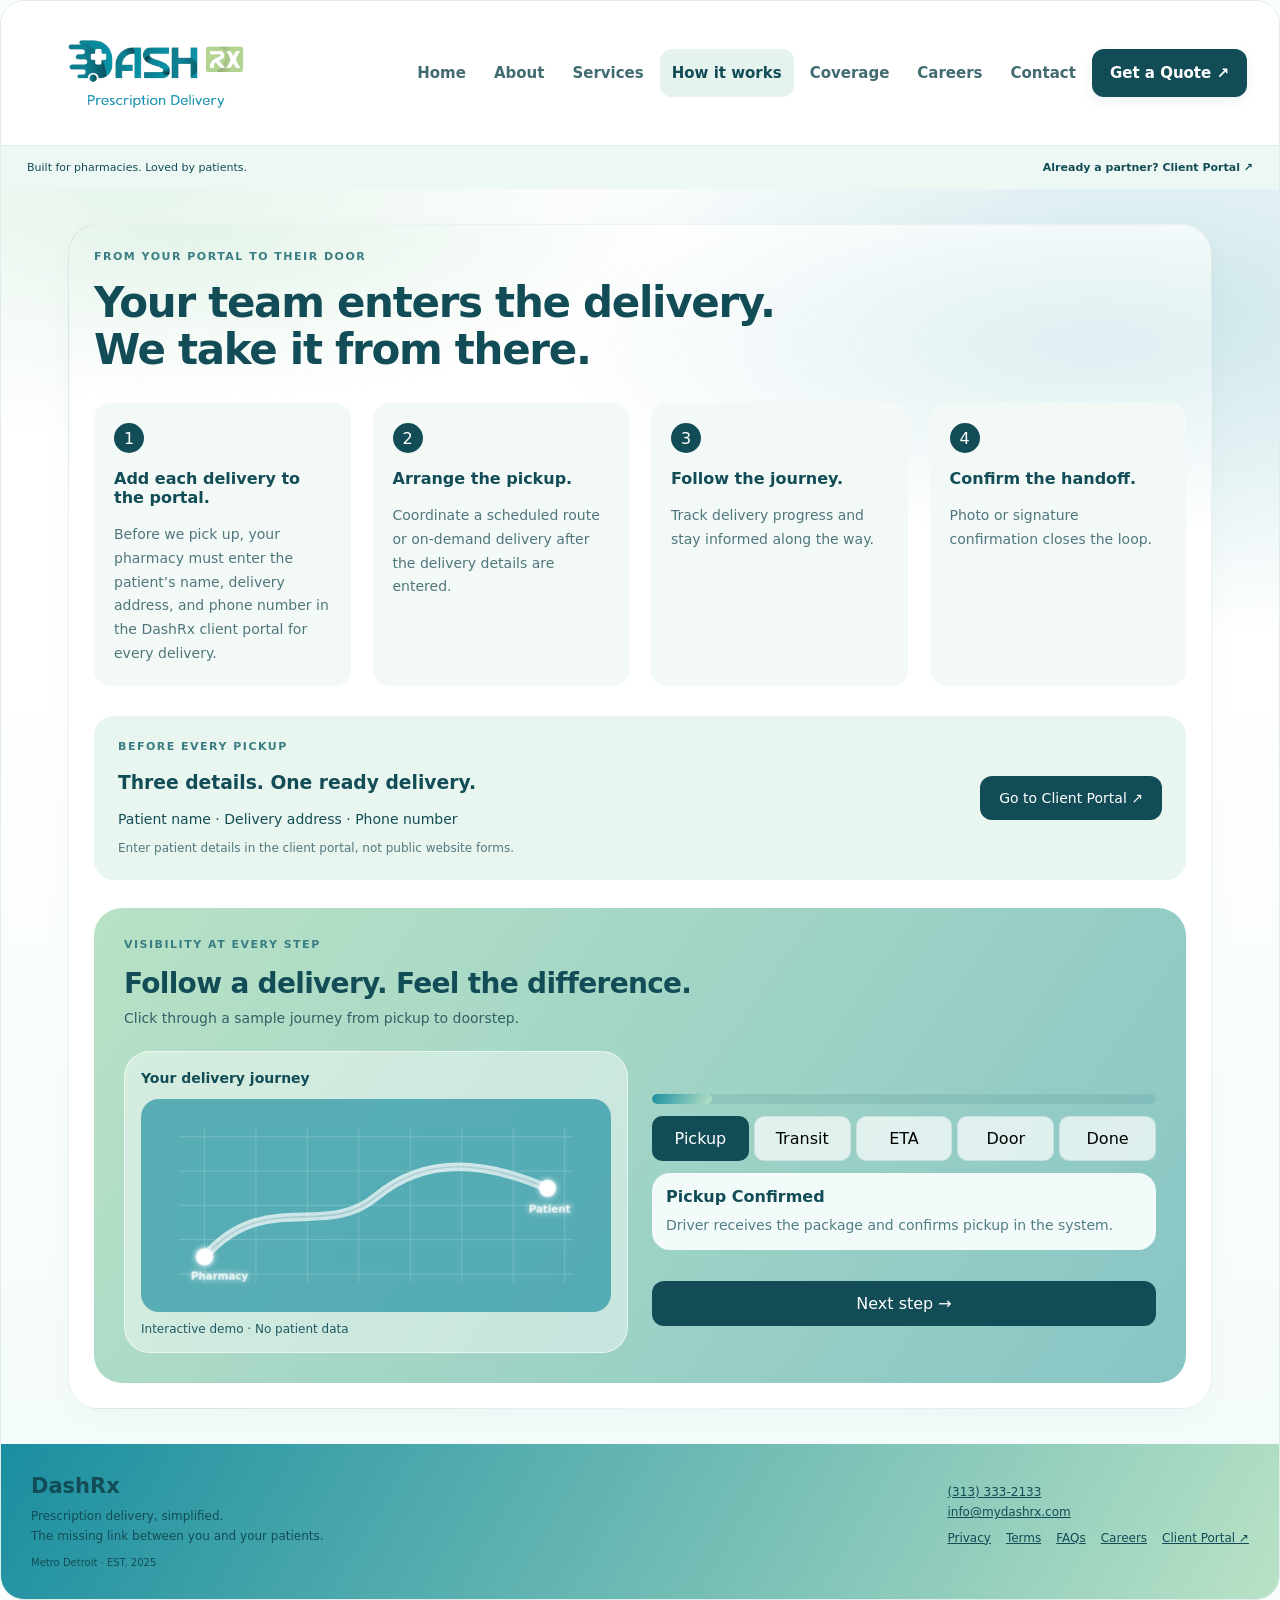
<file: how-it-works.html>
<!doctype html>
<html lang="en"><head><meta charset="utf-8"><meta name="viewport" content="width=device-width, initial-scale=1"><meta name="theme-color" content="#1a8ea0"><title>How Prescription Delivery Works | DashRx</title><meta name="description" content="DashRx provides secure prescription delivery for pharmacies throughout Wayne, Oakland, and Macomb counties. We deliver. You focus on care."><link rel="canonical" href="https://mydashrx.com/how-it-works.html"><link rel="stylesheet" href="css/site.css?v=20261020-header"><link rel="icon" type="image/svg+xml" href="assets/dashrx_logo.svg"><meta name="referrer" content="strict-origin-when-cross-origin"><script src="js/site.js" defer></script></head><body style="margin:0;background:#f8fcfc;font-family:ui-sans-serif,system-ui"><div id="rx-full"><header class="full-nav"><a class="full-brand cursor-interaction" aria-label="DashRx homepage" href="index.html"><img class="full-logo" alt="DashRx" src="assets/dashrx_logo.png" width="160" height="72" decoding="async"></a><a class="mobile-header-quote cursor-interaction" href="quote.html">Quote ↗</a><button class="mobile-menu-button cursor-interaction" type="button" aria-controls="rx-main-menu" aria-expanded="false">Menu</button><nav id="rx-main-menu" class="full-links" aria-label="Website navigation"><a class="cursor-interaction" href="index.html">Home</a><a class="cursor-interaction" href="about.html">About</a><a class="cursor-interaction" href="services.html">Services</a><a class="cursor-interaction" href="how-it-works.html" aria-current="page">How it works</a><a class="cursor-interaction" href="coverage.html">Coverage</a><a class="cursor-interaction" href="careers.html">Careers</a><a class="cursor-interaction" href="contact.html">Contact</a><a class="full-quote cursor-interaction" href="quote.html">Get a Quote ↗</a></nav></header>
<div class="full-portal-row"><span>Built for pharmacies. Loved by patients.</span><a class="cursor-interaction" href="portal.html">Already a partner? Client Portal ↗</a></div>
<div class="mobile-actions"><a href="tel:+13133332133">Call DashRx</a><a class="cursor-interaction" href="quote.html">Get a Quote →</a></div>
<main class="rx-content page ready" id="main-content"><section class="section"><div class="panel soft"><div class="eyebrow">FROM YOUR PORTAL TO THEIR DOOR</div><h1>Your team enters the delivery.<br>We take it from there.</h1><div class="benefit-grid"><article><div class="step-badge">1</div><h3>Add each delivery to the portal.</h3><p>Before we pick up, your pharmacy must enter the patient’s name, delivery address, and phone number in the DashRx client portal for every delivery.</p></article><article><div class="step-badge">2</div><h3>Arrange the pickup.</h3><p>Coordinate a scheduled route or on-demand delivery after the delivery details are entered.</p></article><article><div class="step-badge">3</div><h3>Follow the journey.</h3><p>Track delivery progress and stay informed along the way.</p></article><article><div class="step-badge">4</div><h3>Confirm the handoff.</h3><p>Photo or signature confirmation closes the loop.</p></article></div><div class="portal-checklist"><div><div class="eyebrow">BEFORE EVERY PICKUP</div><h3>Three details. One ready delivery.</h3><p>Patient name · Delivery address · Phone number</p><small>Enter patient details in the client portal, not public website forms.</small></div><a class="site-action" href="portal.html">Go to Client Portal ↗</a></div><div class="journey-slot"><div class="journey"><div class="journey-intro"><div class="eyebrow">VISIBILITY AT EVERY STEP</div><h2>Follow a delivery. Feel the difference.</h2><p>Click through a sample journey from pickup to doorstep.</p></div><div class="journey-grid"><div class="mapcard">
      <h3>Your delivery journey</h3>
      <div class="mapwrap">
<svg viewbox="0 0 520 220" xmlns="http://www.w3.org/2000/svg" aria-label="Mock route map">
  <defs>
    <lineargradient id="road" x1="0" y1="0" x2="1" y2="1">
      <stop offset="0" stop-color="rgba(255,255,255,.80)"></stop>
      <stop offset="1" stop-color="rgba(255,255,255,.55)"></stop>
    </lineargradient>
    <filter id="glow" x="-50%" y="-50%" width="200%" height="200%">
      <fegaussianblur stddeviation="4" result="b"></fegaussianblur>
      <femerge><femergenode in="b"></femergenode><femergenode in="SourceGraphic"></femergenode></femerge>
    </filter>
  </defs>
  <g opacity="0.22" stroke="white">
    <path d="M30 30H490"></path><path d="M30 70H490"></path><path d="M30 110H490"></path><path d="M30 150H490"></path><path d="M30 190H490"></path>
    <path d="M60 20V200"></path><path d="M120 20V200"></path><path d="M180 20V200"></path><path d="M240 20V200"></path>
    <path d="M300 20V200"></path><path d="M360 20V200"></path><path d="M420 20V200"></path><path d="M480 20V200"></path>
  </g>
  <path data-mappath d="M60 170 C 130 90, 200 150, 260 100 S 390 60, 460 90" stroke="url(#road)" stroke-width="10" fill="none" stroke-linecap="round"></path>
  <path d="M60 170 C 130 90, 200 150, 260 100 S 390 60, 460 90" stroke="rgba(18,77,87,.30)" stroke-width="2" fill="none" stroke-linecap="round" opacity="0.55"></path>
  <g filter="url(#glow)">
    <circle cx="60" cy="170" r="10" fill="white" opacity=".95"></circle><circle cx="460" cy="90" r="10" fill="white" opacity=".95"></circle>
    <text x="44" y="196" font-size="12" fill="white" opacity=".92" font-weight="800">Pharmacy</text>
    <text x="438" y="118" font-size="12" fill="white" opacity=".92" font-weight="800">Patient</text>
  </g>
  <circle data-mapdot cx="60" cy="170" r="7.5" fill="white" opacity=".98" filter="url(#glow)"></circle>
</svg>
</div>
      <div class="map-legend">Interactive demo · No patient data</div>
    </div>
  <div class="journey-status" data-timeline>
    <div class="timeline"><div class="tline-bar"><div data-tbar></div></div>

    <div class="tline-steps">
      <button class="tstep active" data-tstep data-pct="12" data-title="Pickup Confirmed" data-msg="Driver receives the package and confirms pickup in the system." type="button" aria-pressed="true">
        <span class="dotmini"></span> Pickup
      </button>
      <button class="tstep" data-tstep data-pct="38" data-title="In Transit" data-msg="Live tracking is active. ETA updates as the driver moves." type="button" aria-pressed="false">
        <span class="dotmini"></span> Transit
      </button>
      <button class="tstep" data-tstep data-pct="62" data-title="Arriving Soon" data-msg="Patient notified and delivery window confirmed." type="button" aria-pressed="false">
        <span class="dotmini"></span> ETA
      </button>
      <button class="tstep" data-tstep data-pct="84" data-title="At Door" data-msg="Driver arrives and completes verification steps your pharmacy requires." type="button" aria-pressed="false">
        <span class="dotmini"></span> Door
      </button>
      <button class="tstep" data-tstep data-pct="100" data-title="Delivered" data-msg="Delivery completed with proof-of-delivery recorded." type="button" aria-pressed="false">
        <span class="dotmini"></span> Done
      </button>
    </div>

    <div class="tdetail" aria-live="polite">
      <strong data-ttitle>Pickup Confirmed</strong>
      <span data-tmsg>Driver receives the package and confirms pickup in the system.</span>
    </div>
  </div><button class="ref-next" type="button">Next step →</button></div>
</div></div></div></div></section>
</main><footer class="full-footer"><div><strong>DashRx</strong><p>Prescription delivery, simplified.<br>The missing link between you and your patients.</p><small>Metro Detroit · EST. 2025</small></div><div><p><a href="tel:+13133332133">(313) 333-2133</a><br><a href="mailto:info@mydashrx.com">info@mydashrx.com</a></p><div class="full-footer-links"><a class="cursor-interaction" href="privacy.html">Privacy</a><a class="cursor-interaction" href="terms.html">Terms</a><a class="cursor-interaction" href="faq.html">FAQs</a><a class="cursor-interaction" href="careers.html">Careers</a><a class="cursor-interaction" href="portal.html">Client Portal ↗</a></div></div></footer>
</div></body></html>
</file>
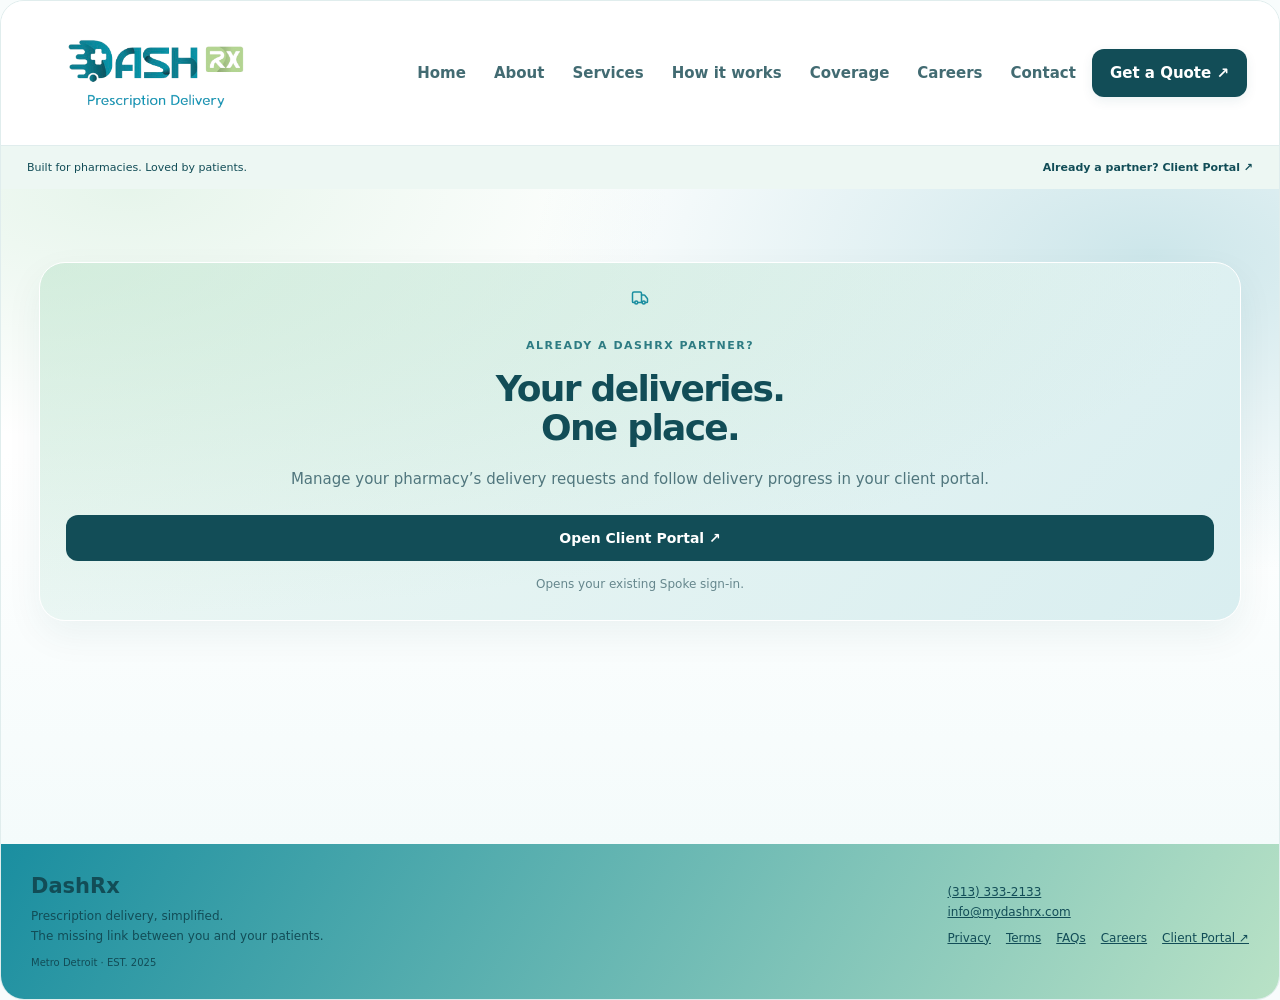
<file: portal.html>
<!doctype html>
<html lang="en"><head><meta charset="utf-8"><meta name="viewport" content="width=device-width, initial-scale=1"><meta name="theme-color" content="#1a8ea0"><title>Client Portal | DashRx</title><meta name="description" content="DashRx provides secure prescription delivery for pharmacies throughout Wayne, Oakland, and Macomb counties. We deliver. You focus on care."><link rel="canonical" href="https://mydashrx.com/portal.html"><link rel="stylesheet" href="css/site.css?v=20261020-header"><link rel="icon" type="image/svg+xml" href="assets/dashrx_logo.svg"><meta name="referrer" content="strict-origin-when-cross-origin"><script src="js/site.js" defer></script></head><body style="margin:0;background:#f8fcfc;font-family:ui-sans-serif,system-ui"><div id="rx-full"><header class="full-nav"><a class="full-brand cursor-interaction" aria-label="DashRx homepage" href="index.html"><img class="full-logo" alt="DashRx" src="assets/dashrx_logo.png" width="160" height="72" decoding="async"></a><a class="mobile-header-quote cursor-interaction" href="quote.html">Quote ↗</a><button class="mobile-menu-button cursor-interaction" type="button" aria-controls="rx-main-menu" aria-expanded="false">Menu</button><nav id="rx-main-menu" class="full-links" aria-label="Website navigation"><a class="cursor-interaction" href="index.html">Home</a><a class="cursor-interaction" href="about.html">About</a><a class="cursor-interaction" href="services.html">Services</a><a class="cursor-interaction" href="how-it-works.html">How it works</a><a class="cursor-interaction" href="coverage.html">Coverage</a><a class="cursor-interaction" href="careers.html">Careers</a><a class="cursor-interaction" href="contact.html">Contact</a><a class="full-quote cursor-interaction" href="quote.html">Get a Quote ↗</a></nav></header>
<div class="full-portal-row"><span>Built for pharmacies. Loved by patients.</span><a class="cursor-interaction" href="portal.html">Already a partner? Client Portal ↗</a></div>
<div class="mobile-actions"><a href="tel:+13133332133">Call DashRx</a><a class="cursor-interaction" href="quote.html">Get a Quote →</a></div>
<main class="rx-content page ready" id="main-content"><div id="rx-ideas"><div class="content" data-panel="portal"><section class="portal-view glass"><svg xmlns="http://www.w3.org/2000/svg" class="lucide lucide-truck" width="18" height="18" viewBox="0 0 24 24" fill="none" stroke="currentColor" stroke-width="2" stroke-linecap="round" stroke-linejoin="round" aria-hidden="true">
  <path d="M14 18V6a2 2 0 0 0-2-2H4a2 2 0 0 0-2 2v11a1 1 0 0 0 1 1h2"></path>
  <path d="M15 18H9"></path>
  <path d="M19 18h2a1 1 0 0 0 1-1v-3.65a1 1 0 0 0-.22-.624l-3.48-4.35A1 1 0 0 0 17.52 8H14"></path>
  <circle cx="17" cy="18" r="2"></circle>
  <circle cx="7" cy="18" r="2"></circle>
</svg><div class="eyebrow">Already a DashRx partner?</div><h1 style="font-size:36px">Your deliveries.<br>One place.</h1><p>Manage your pharmacy’s delivery requests and follow delivery progress in your client portal.</p><a class="go" href="https://dispatch.spoke.com/login" target="_blank" rel="noopener noreferrer">Open Client Portal ↗</a><p class="micro">Opens your existing Spoke sign-in.</p></section></div>
</div></main><footer class="full-footer"><div><strong>DashRx</strong><p>Prescription delivery, simplified.<br>The missing link between you and your patients.</p><small>Metro Detroit · EST. 2025</small></div><div><p><a href="tel:+13133332133">(313) 333-2133</a><br><a href="mailto:info@mydashrx.com">info@mydashrx.com</a></p><div class="full-footer-links"><a class="cursor-interaction" href="privacy.html">Privacy</a><a class="cursor-interaction" href="terms.html">Terms</a><a class="cursor-interaction" href="faq.html">FAQs</a><a class="cursor-interaction" href="careers.html">Careers</a><a class="cursor-interaction" href="portal.html">Client Portal ↗</a></div></div></footer>
</div></body></html>
</file>
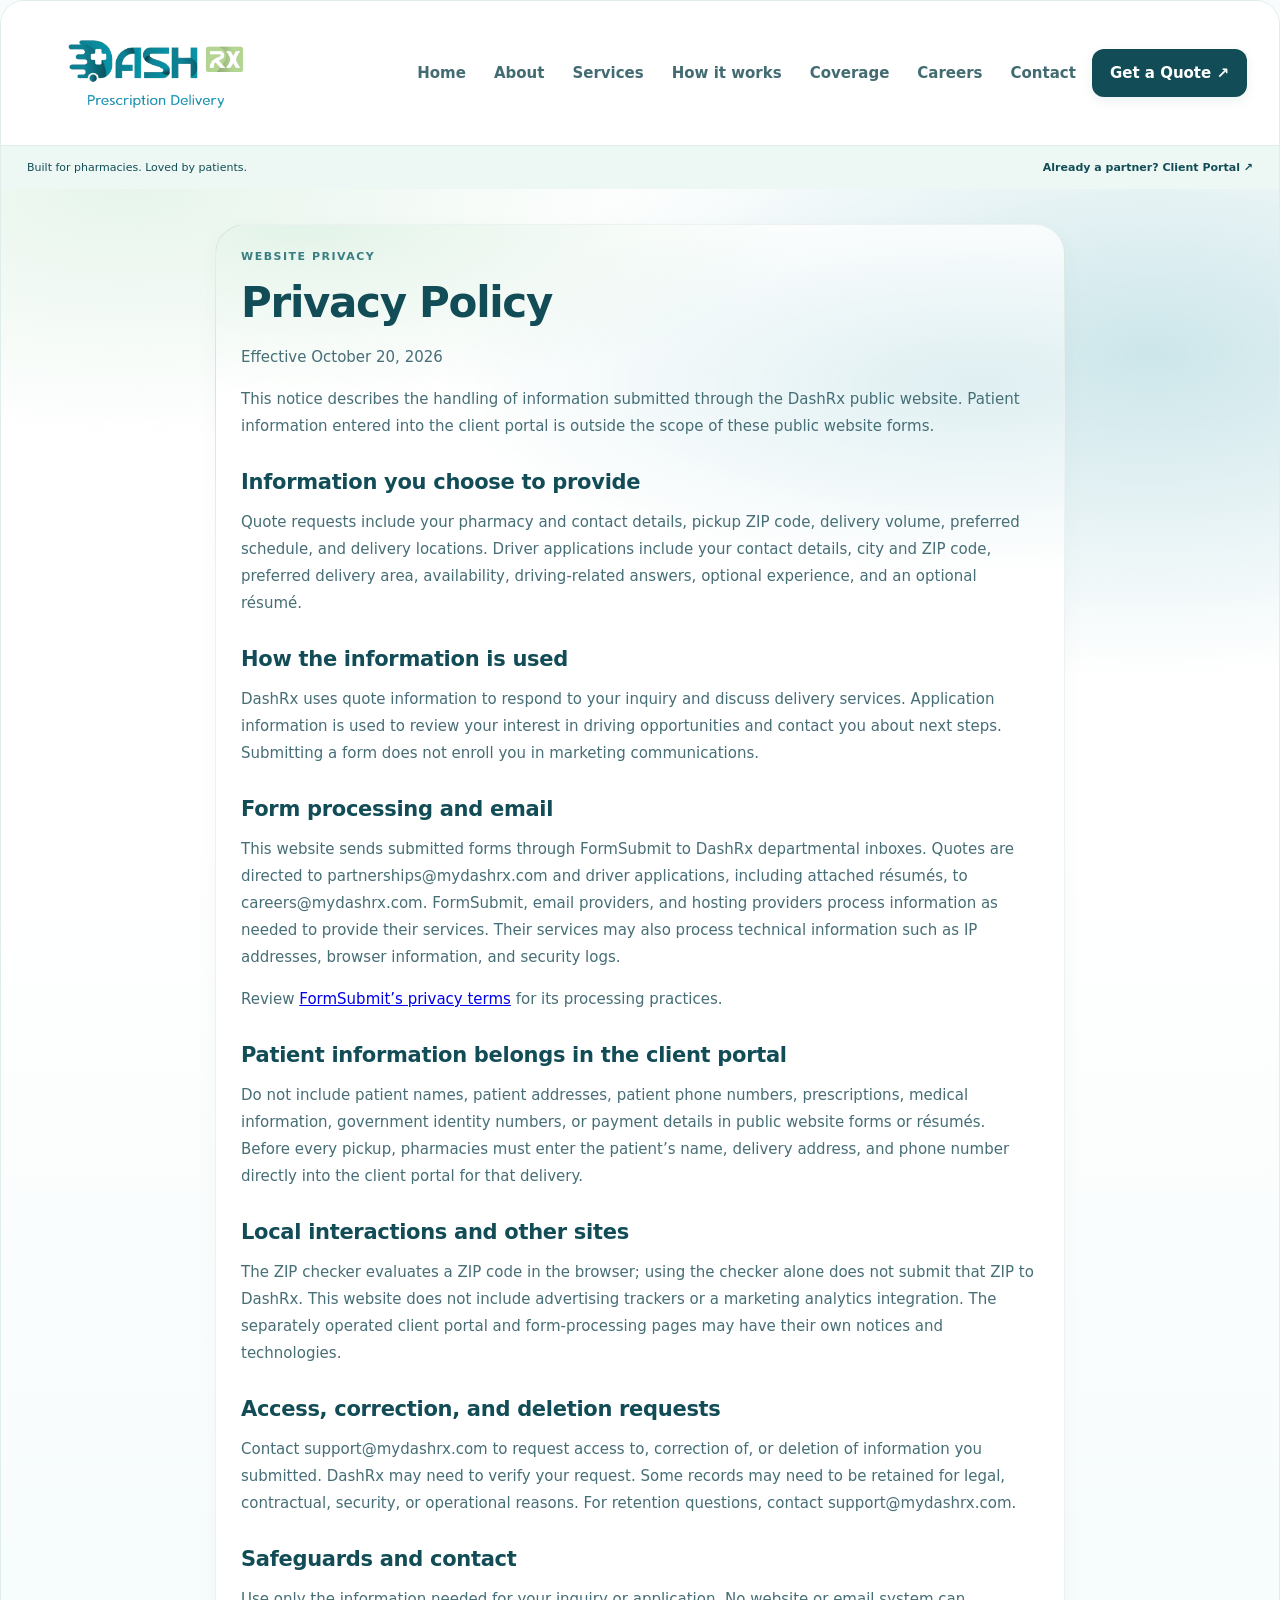
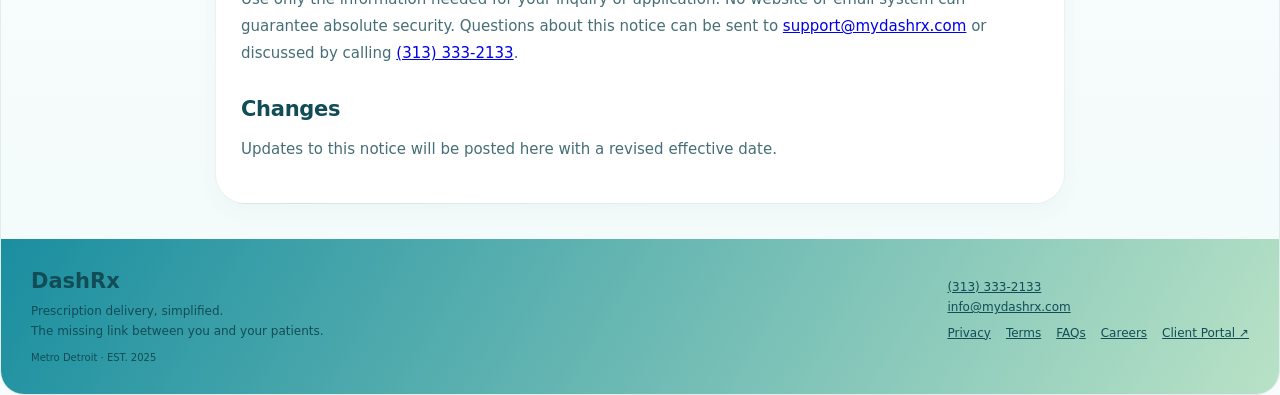
<file: privacy.html>
<!doctype html>
<html lang="en"><head><meta charset="utf-8"><meta name="viewport" content="width=device-width, initial-scale=1"><meta name="theme-color" content="#1a8ea0"><title>Privacy Policy | DashRx</title><meta name="description" content="DashRx provides secure prescription delivery for pharmacies throughout Wayne, Oakland, and Macomb counties. We deliver. You focus on care."><link rel="canonical" href="https://mydashrx.com/privacy.html"><link rel="stylesheet" href="css/site.css?v=20261020-header"><link rel="icon" type="image/svg+xml" href="assets/dashrx_logo.svg"><meta name="referrer" content="strict-origin-when-cross-origin"><script src="js/site.js" defer></script></head><body style="margin:0;background:#f8fcfc;font-family:ui-sans-serif,system-ui"><div id="rx-full"><header class="full-nav"><a class="full-brand cursor-interaction" aria-label="DashRx homepage" href="index.html"><img class="full-logo" alt="DashRx" src="assets/dashrx_logo.png" width="160" height="72" decoding="async"></a><a class="mobile-header-quote cursor-interaction" href="quote.html">Quote ↗</a><button class="mobile-menu-button cursor-interaction" type="button" aria-controls="rx-main-menu" aria-expanded="false">Menu</button><nav id="rx-main-menu" class="full-links" aria-label="Website navigation"><a class="cursor-interaction" href="index.html">Home</a><a class="cursor-interaction" href="about.html">About</a><a class="cursor-interaction" href="services.html">Services</a><a class="cursor-interaction" href="how-it-works.html">How it works</a><a class="cursor-interaction" href="coverage.html">Coverage</a><a class="cursor-interaction" href="careers.html">Careers</a><a class="cursor-interaction" href="contact.html">Contact</a><a class="full-quote cursor-interaction" href="quote.html">Get a Quote ↗</a></nav></header>
<div class="full-portal-row"><span>Built for pharmacies. Loved by patients.</span><a class="cursor-interaction" href="portal.html">Already a partner? Client Portal ↗</a></div>
<div class="mobile-actions"><a href="tel:+13133332133">Call DashRx</a><a class="cursor-interaction" href="quote.html">Get a Quote →</a></div>
<main class="rx-content page ready" id="main-content"><section class="section"><div class="panel soft legal-page"><div class="eyebrow">WEBSITE PRIVACY</div><h1>Privacy Policy</h1><p class="legal-updated">Effective October 20, 2026</p><p>This notice describes the handling of information submitted through the DashRx public website. Patient information entered into the client portal is outside the scope of these public website forms.</p><h2>Information you choose to provide</h2><p>Quote requests include your pharmacy and contact details, pickup ZIP code, delivery volume, preferred schedule, and delivery locations. Driver applications include your contact details, city and ZIP code, preferred delivery area, availability, driving-related answers, optional experience, and an optional résumé.</p><h2>How the information is used</h2><p>DashRx uses quote information to respond to your inquiry and discuss delivery services. Application information is used to review your interest in driving opportunities and contact you about next steps. Submitting a form does not enroll you in marketing communications.</p><h2>Form processing and email</h2><p>This website sends submitted forms through FormSubmit to DashRx departmental inboxes. Quotes are directed to partnerships@mydashrx.com and driver applications, including attached résumés, to careers@mydashrx.com. FormSubmit, email providers, and hosting providers process information as needed to provide their services. Their services may also process technical information such as IP addresses, browser information, and security logs.</p><p>Review <a href="https://formsubmit.co/privacy.pdf" target="_blank" rel="noopener noreferrer">FormSubmit’s privacy terms</a> for its processing practices.</p><h2>Patient information belongs in the client portal</h2><p>Do not include patient names, patient addresses, patient phone numbers, prescriptions, medical information, government identity numbers, or payment details in public website forms or résumés. Before every pickup, pharmacies must enter the patient’s name, delivery address, and phone number directly into the client portal for that delivery.</p><h2>Local interactions and other sites</h2><p>The ZIP checker evaluates a ZIP code in the browser; using the checker alone does not submit that ZIP to DashRx. This website does not include advertising trackers or a marketing analytics integration. The separately operated client portal and form-processing pages may have their own notices and technologies.</p><h2>Access, correction, and deletion requests</h2><p>Contact support@mydashrx.com to request access to, correction of, or deletion of information you submitted. DashRx may need to verify your request. Some records may need to be retained for legal, contractual, security, or operational reasons. For retention questions, contact support@mydashrx.com.</p><h2>Safeguards and contact</h2><p>Use only the information needed for your inquiry or application. No website or email system can guarantee absolute security. Questions about this notice can be sent to <a href="mailto:support@mydashrx.com">support@mydashrx.com</a> or discussed by calling <a href="tel:+13133332133">(313) 333-2133</a>.</p><h2>Changes</h2><p>Updates to this notice will be posted here with a revised effective date.</p></div></section></main><footer class="full-footer"><div><strong>DashRx</strong><p>Prescription delivery, simplified.<br>The missing link between you and your patients.</p><small>Metro Detroit · EST. 2025</small></div><div><p><a href="tel:+13133332133">(313) 333-2133</a><br><a href="mailto:info@mydashrx.com">info@mydashrx.com</a></p><div class="full-footer-links"><a class="cursor-interaction" href="privacy.html">Privacy</a><a class="cursor-interaction" href="terms.html">Terms</a><a class="cursor-interaction" href="faq.html">FAQs</a><a class="cursor-interaction" href="careers.html">Careers</a><a class="cursor-interaction" href="portal.html">Client Portal ↗</a></div></div></footer>
</div></body></html>
</file>
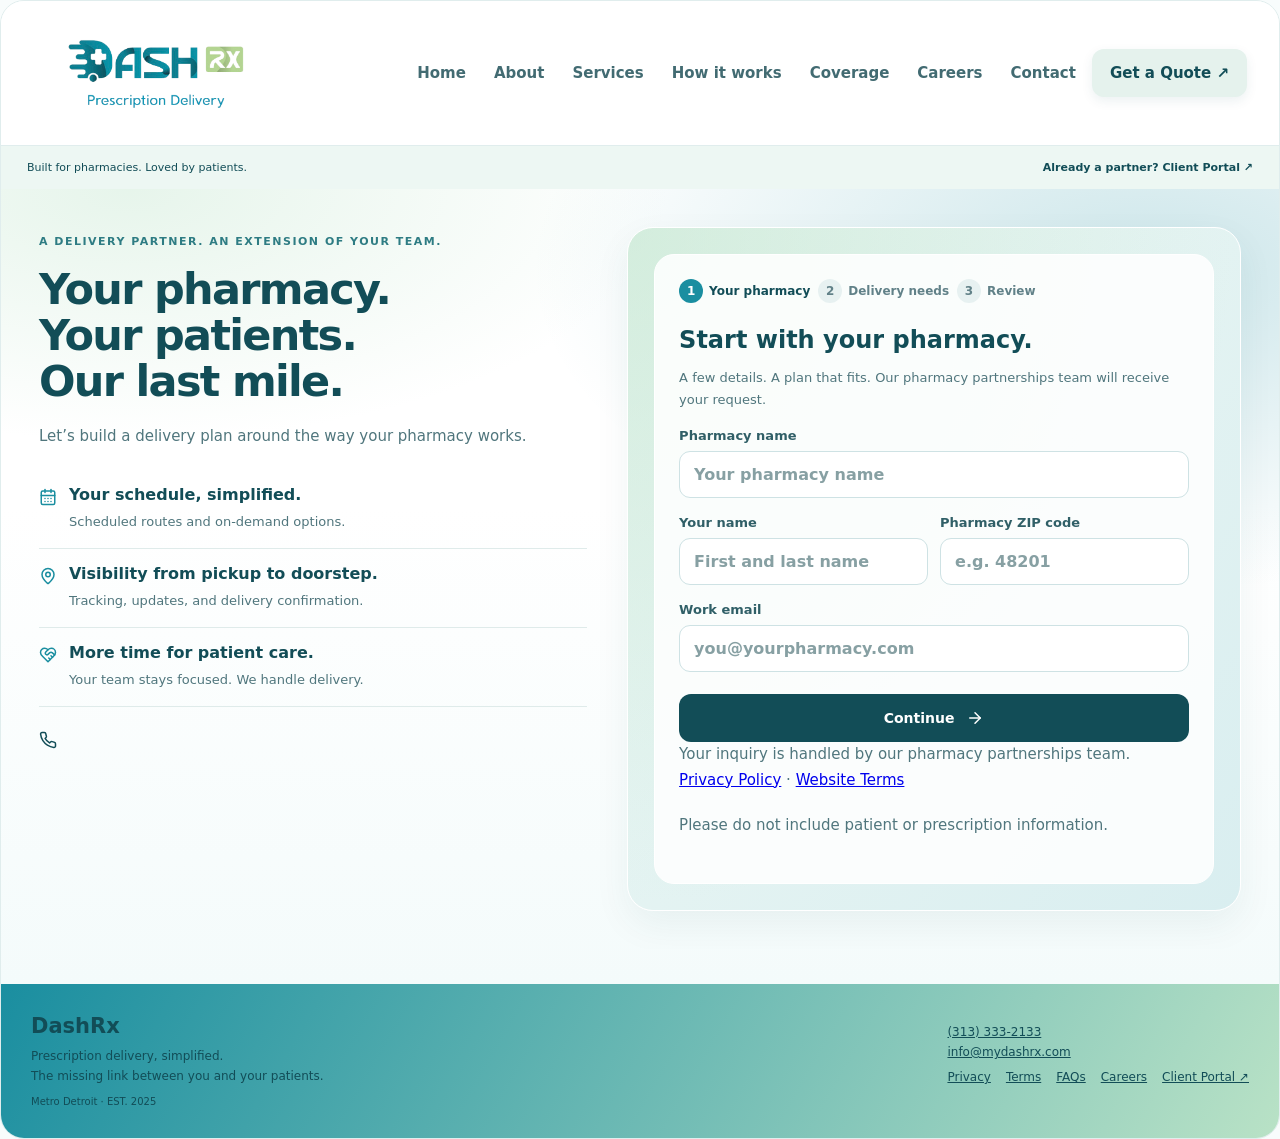
<file: quote.html>
<!doctype html>
<html lang="en"><head><meta charset="utf-8"><meta name="viewport" content="width=device-width, initial-scale=1"><meta name="theme-color" content="#1a8ea0"><title>Request a Pharmacy Delivery Quote | DashRx</title><meta name="description" content="DashRx provides secure prescription delivery for pharmacies throughout Wayne, Oakland, and Macomb counties. We deliver. You focus on care."><link rel="canonical" href="https://mydashrx.com/quote.html"><link rel="stylesheet" href="css/site.css?v=20261020-header"><link rel="icon" type="image/svg+xml" href="assets/dashrx_logo.svg"><meta name="referrer" content="strict-origin-when-cross-origin"><script src="js/site.js" defer></script></head><body style="margin:0;background:#f8fcfc;font-family:ui-sans-serif,system-ui"><div id="rx-full"><header class="full-nav"><a class="full-brand cursor-interaction" aria-label="DashRx homepage" href="index.html"><img class="full-logo" alt="DashRx" src="assets/dashrx_logo.png" width="160" height="72" decoding="async"></a><a class="mobile-header-quote cursor-interaction" href="quote.html">Quote ↗</a><button class="mobile-menu-button cursor-interaction" type="button" aria-controls="rx-main-menu" aria-expanded="false">Menu</button><nav id="rx-main-menu" class="full-links" aria-label="Website navigation"><a class="cursor-interaction" href="index.html">Home</a><a class="cursor-interaction" href="about.html">About</a><a class="cursor-interaction" href="services.html">Services</a><a class="cursor-interaction" href="how-it-works.html">How it works</a><a class="cursor-interaction" href="coverage.html">Coverage</a><a class="cursor-interaction" href="careers.html">Careers</a><a class="cursor-interaction" href="contact.html">Contact</a><a class="full-quote cursor-interaction" href="quote.html" aria-current="page">Get a Quote ↗</a></nav></header>
<div class="full-portal-row"><span>Built for pharmacies. Loved by patients.</span><a class="cursor-interaction" href="portal.html">Already a partner? Client Portal ↗</a></div>
<div class="mobile-actions"><a href="tel:+13133332133">Call DashRx</a><a class="cursor-interaction" href="quote.html">Get a Quote →</a></div>
<main class="rx-content page ready" id="main-content"><div id="rx-ideas"><div class="content" data-panel="quote"><div class="intro"><section><div class="eyebrow">A delivery partner. An extension of your team.</div><h1>Your pharmacy.<br>Your patients.<br>Our last mile.</h1><p>Let’s build a delivery plan around the way your pharmacy works.</p><div class="benefit"><svg xmlns="http://www.w3.org/2000/svg" class="lucide lucide-calendar-days" width="18" height="18" viewBox="0 0 24 24" fill="none" stroke="currentColor" stroke-width="2" stroke-linecap="round" stroke-linejoin="round" aria-hidden="true">
  <path d="M8 2v4"></path>
  <path d="M16 2v4"></path>
  <rect width="18" height="18" x="3" y="4" rx="2"></rect>
  <path d="M3 10h18"></path>
  <path d="M8 14h.01"></path>
  <path d="M12 14h.01"></path>
  <path d="M16 14h.01"></path>
  <path d="M8 18h.01"></path>
  <path d="M12 18h.01"></path>
  <path d="M16 18h.01"></path>
</svg><div><h3>Your schedule, simplified.</h3><p>Scheduled routes and on-demand options.</p></div></div><div class="benefit"><svg xmlns="http://www.w3.org/2000/svg" class="lucide lucide-map-pin" width="18" height="18" viewBox="0 0 24 24" fill="none" stroke="currentColor" stroke-width="2" stroke-linecap="round" stroke-linejoin="round" aria-hidden="true">
  <path d="M20 10c0 4.993-5.539 10.193-7.399 11.799a1 1 0 0 1-1.202 0C9.539 20.193 4 14.993 4 10a8 8 0 0 1 16 0"></path>
  <circle cx="12" cy="10" r="3"></circle>
</svg><div><h3>Visibility from pickup to doorstep.</h3><p>Tracking, updates, and delivery confirmation.</p></div></div><div class="benefit"><svg xmlns="http://www.w3.org/2000/svg" class="lucide lucide-heart-handshake" width="18" height="18" viewBox="0 0 24 24" fill="none" stroke="currentColor" stroke-width="2" stroke-linecap="round" stroke-linejoin="round" aria-hidden="true">
  <path d="M19 14c1.49-1.46 3-3.21 3-5.5A5.5 5.5 0 0 0 16.5 3c-1.76 0-3 .5-4.5 2-1.5-1.5-2.74-2-4.5-2A5.5 5.5 0 0 0 2 8.5c0 2.3 1.5 4.05 3 5.5l7 7Z"></path>
  <path d="M12 5 9.04 7.96a2.17 2.17 0 0 0 0 3.08c.82.82 2.13.85 3 .07l2.07-1.9a2.82 2.82 0 0 1 3.79 0l2.96 2.66"></path>
  <path d="m18 15-2-2"></path>
  <path d="m15 18-2-2"></path>
</svg><div><h3>More time for patient care.</h3><p>Your team stays focused. We handle delivery.</p></div></div><a class="phone" href="tel:+13133332133"><svg xmlns="http://www.w3.org/2000/svg" class="lucide lucide-phone" width="18" height="18" viewBox="0 0 24 24" fill="none" stroke="currentColor" stroke-width="2" stroke-linecap="round" stroke-linejoin="round" aria-hidden="true">
  <path d="M22 16.92v3a2 2 0 0 1-2.18 2 19.79 19.79 0 0 1-8.63-3.07 19.5 19.5 0 0 1-6-6 19.79 19.79 0 0 1-3.07-8.67A2 2 0 0 1 4.11 2h3a2 2 0 0 1 2 1.72 12.84 12.84 0 0 0 .7 2.81 2 2 0 0 1-.45 2.11L8.09 9.91a16 16 0 0 0 6 6l1.27-1.27a2 2 0 0 1 2.11-.45 12.84 12.84 0 0 0 2.81.7A2 2 0 0 1 22 16.92z"></path>
</svg></a></section>
<section class="glass" aria-label="Guided quote form"><div class="forminner"><div class="steps" aria-label="Quote progress"><span class="on" data-step-label="0"><b>1</b> Your pharmacy</span><span data-step-label="1"><b>2</b> Delivery needs</span><span data-step-label="2"><b>3</b> Review</span></div><form id="rx-quote-form" action="https://formsubmit.co/partnerships@mydashrx.com" method="POST" data-recipient="partnerships@mydashrx.com" accept-charset="UTF-8"><input type="hidden" name="_next" value="https://mydashrx.com/thank-you.html?type=quote"><input type="hidden" name="_subject" value="DashRx pharmacy delivery quote request"><input type="hidden" name="_honey" hidden><div data-step="0"><h2>Start with your pharmacy.</h2><p style="font-size:13px;margin-bottom:12px">A few details. A plan that fits. Our pharmacy partnerships team will receive your request.</p><label class="field">Pharmacy name<input name="pharmacy" placeholder="Your pharmacy name" required></label><div class="row"><label class="field">Your name<input name="contact" placeholder="First and last name" required></label><label class="field">Pharmacy ZIP code<input name="zip" placeholder="e.g. 48201" inputmode="numeric" pattern="[0-9]{5}" maxlength="5" required></label></div><label class="field">Work email<input name="email" type="email" placeholder="you@yourpharmacy.com" required></label><button class="go cursor-interaction" type="button" data-next>Continue <svg xmlns="http://www.w3.org/2000/svg" class="lucide lucide-arrow-right" width="18" height="18" viewBox="0 0 24 24" fill="none" stroke="currentColor" stroke-width="2" stroke-linecap="round" stroke-linejoin="round" aria-hidden="true">
  <path d="M5 12h14"></path>
  <path d="m12 5 7 7-7 7"></path>
</svg></button></div><div data-step="1" hidden><h2>How can we help?</h2><label class="field">Approximate deliveries per day<select name="volume"><option>Fewer than 10</option><option>10–25</option><option>26–50</option><option>More than 50</option><option>Not sure yet</option></select></label><label class="field">Delivery schedule<select name="schedule"><option>Recurring scheduled routes</option><option>On-demand delivery</option><option>A mix of both</option><option>Help me choose</option></select></label><label class="field">Delivery locations<input name="destinations" placeholder="Cities or ZIP codes — no patient information"></label><button class="go cursor-interaction" type="button" data-next>Review my details <svg xmlns="http://www.w3.org/2000/svg" class="lucide lucide-arrow-right" width="18" height="18" viewBox="0 0 24 24" fill="none" stroke="currentColor" stroke-width="2" stroke-linecap="round" stroke-linejoin="round" aria-hidden="true">
  <path d="M5 12h14"></path>
  <path d="m12 5 7 7-7 7"></path>
</svg></button><button class="back cursor-interaction" type="button" data-back formnovalidate="formnovalidate">← Back</button></div><div data-step="2" hidden><h2>A plan built around you.</h2><p style="font-size:13px">Here’s what our team would receive.</p><div class="quote-summary" id="rx-summary"></div><button class="go cursor-interaction quote-preview" type="submit">Request my quote →<svg xmlns="http://www.w3.org/2000/svg" class="lucide lucide-arrow-up-right" width="18" height="18" viewBox="0 0 24 24" fill="none" stroke="currentColor" stroke-width="2" stroke-linecap="round" stroke-linejoin="round" aria-hidden="true">
  <path d="M7 7h10v10"></path>
  <path d="M7 17 17 7"></path>
</svg></button><button class="back cursor-interaction" type="button" data-back formnovalidate="formnovalidate">← Edit delivery needs</button></div><p class="form-privacy">Your inquiry is handled by our pharmacy partnerships team. <a href="privacy.html">Privacy Policy</a> · <a href="terms.html">Website Terms</a></p><p class="fine">Please do not include patient or prescription information.</p></form></div></section></div></div>
</div></main><footer class="full-footer"><div><strong>DashRx</strong><p>Prescription delivery, simplified.<br>The missing link between you and your patients.</p><small>Metro Detroit · EST. 2025</small></div><div><p><a href="tel:+13133332133">(313) 333-2133</a><br><a href="mailto:info@mydashrx.com">info@mydashrx.com</a></p><div class="full-footer-links"><a class="cursor-interaction" href="privacy.html">Privacy</a><a class="cursor-interaction" href="terms.html">Terms</a><a class="cursor-interaction" href="faq.html">FAQs</a><a class="cursor-interaction" href="careers.html">Careers</a><a class="cursor-interaction" href="portal.html">Client Portal ↗</a></div></div></footer>
</div></body></html>
</file>
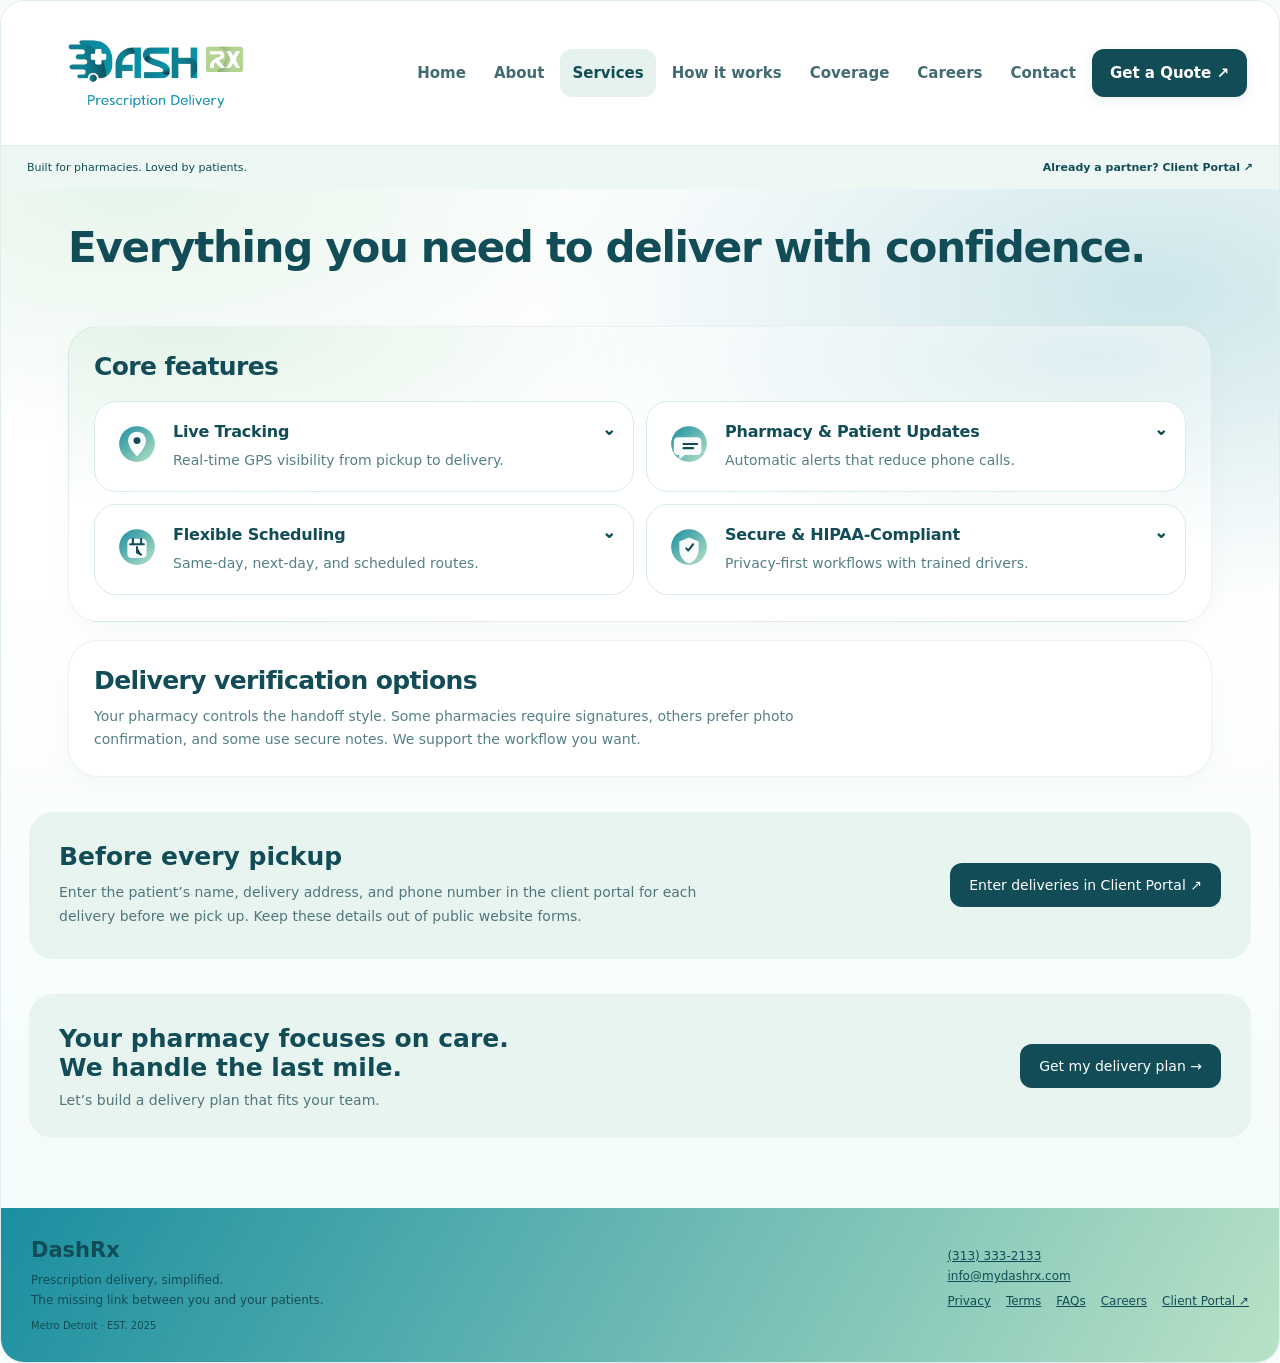
<file: services.html>
<!doctype html>
<html lang="en"><head><meta charset="utf-8"><meta name="viewport" content="width=device-width, initial-scale=1"><meta name="theme-color" content="#1a8ea0"><title>Pharmacy Delivery Services | DashRx</title><meta name="description" content="DashRx provides secure prescription delivery for pharmacies throughout Wayne, Oakland, and Macomb counties. We deliver. You focus on care."><link rel="canonical" href="https://mydashrx.com/services.html"><link rel="stylesheet" href="css/site.css?v=20261020-header"><link rel="icon" type="image/svg+xml" href="assets/dashrx_logo.svg"><meta name="referrer" content="strict-origin-when-cross-origin"><script src="js/site.js" defer></script></head><body style="margin:0;background:#f8fcfc;font-family:ui-sans-serif,system-ui"><div id="rx-full"><header class="full-nav"><a class="full-brand cursor-interaction" aria-label="DashRx homepage" href="index.html"><img class="full-logo" alt="DashRx" src="assets/dashrx_logo.png" width="160" height="72" decoding="async"></a><a class="mobile-header-quote cursor-interaction" href="quote.html">Quote ↗</a><button class="mobile-menu-button cursor-interaction" type="button" aria-controls="rx-main-menu" aria-expanded="false">Menu</button><nav id="rx-main-menu" class="full-links" aria-label="Website navigation"><a class="cursor-interaction" href="index.html">Home</a><a class="cursor-interaction" href="about.html">About</a><a class="cursor-interaction" href="services.html" aria-current="page">Services</a><a class="cursor-interaction" href="how-it-works.html">How it works</a><a class="cursor-interaction" href="coverage.html">Coverage</a><a class="cursor-interaction" href="careers.html">Careers</a><a class="cursor-interaction" href="contact.html">Contact</a><a class="full-quote cursor-interaction" href="quote.html">Get a Quote ↗</a></nav></header>
<div class="full-portal-row"><span>Built for pharmacies. Loved by patients.</span><a class="cursor-interaction" href="portal.html">Already a partner? Client Portal ↗</a></div>
<div class="mobile-actions"><a href="tel:+13133332133">Call DashRx</a><a class="cursor-interaction" href="quote.html">Get a Quote →</a></div>
<main class="rx-content page ready" id="main-content"><section class="section"><h1>Everything you need to deliver with confidence.</h1></section>
<section class="section"><div class="panel soft">
  <h2 class="h2">Core features</h2>
  
<div class="feature-grid">
  <div class="fcard" role="button" tabindex="0" aria-expanded="false">
    <div class="chev">⌄</div>
    <div class="top">
      <img src="assets/ic_tracking.svg" alt="Live tracking icon" decoding="async" loading="lazy">
      <div>
        <h3>Live Tracking</h3>
        <p>Real-time GPS visibility from pickup to delivery.</p>
      </div>
    </div>
    <div class="more">
      <ul>
        <li><strong>Live ETA updates</strong> that refresh as drivers move</li>
        <li><strong>Shareable tracking</strong> for staff visibility</li>
        <li><strong>Proof of delivery</strong>: photo + signature options</li>
      </ul>
      <div class="helper">Tap again to collapse.</div>
    </div>
  </div>

  <div class="fcard" role="button" tabindex="0" aria-expanded="false">
    <div class="chev">⌄</div>
    <div class="top">
      <img src="assets/ic_updates.svg" alt="Updates icon" decoding="async" loading="lazy">
      <div>
        <h3>Pharmacy &amp; Patient Updates</h3>
        <p>Automatic alerts that reduce phone calls.</p>
      </div>
    </div>
    <div class="more">
      <ul>
        <li>Pickup confirmed, in transit, delivered notifications</li>
        <li>Optional patient-facing messaging (if enabled)</li>
        <li>Status logs that keep staff in sync</li>
      </ul>
    </div>
  </div>

  <div class="fcard" role="button" tabindex="0" aria-expanded="false">
    <div class="chev">⌄</div>
    <div class="top">
      <img src="assets/ic_schedule.svg" alt="Scheduling icon" decoding="async" loading="lazy">
      <div>
        <h3>Flexible Scheduling</h3>
        <p>Same-day, next-day, and scheduled routes.</p>
      </div>
    </div>
    <div class="more">
      <ul>
        <li>Recurring deliveries for adherence programs</li>
        <li>Batch runs for better cost-per-stop</li>
        <li>Peak-hour support when you’re busiest</li>
      </ul>
    </div>
  </div>

  <div class="fcard" role="button" tabindex="0" aria-expanded="false">
    <div class="chev">⌄</div>
    <div class="top">
      <img src="assets/ic_shield.svg" alt="HIPAA compliance icon" decoding="async" loading="lazy">
      <div>
        <h3>Secure &amp; HIPAA-Compliant</h3>
        <p>Privacy-first workflows with trained drivers.</p>
      </div>
    </div>
    <div class="more">
      <ul>
        <li>Discreet delivery practices</li>
        <li>Secure handling and verification options</li>
        <li>Professional driver standards</li>
      </ul>
    </div>
  </div>
</div>

</div></section>
<section class="section" style="padding-top:18px;"><div class="panel">
  <h2 class="h2">Delivery verification options</h2>
  <p class="sub">Your pharmacy controls the handoff style. Some pharmacies require signatures, others prefer photo confirmation, and some use secure notes. We support the workflow you want.</p>
</div></section>

<section class="cta-band"><div><h2>Before every pickup</h2><p style="max-width:640px;line-height:1.7">Enter the patient’s name, delivery address, and phone number in the client portal for each delivery before we pick up. Keep these details out of public website forms.</p></div><a class="site-action" href="portal.html">Enter deliveries in Client Portal ↗</a></section><section class="cta-band"><div><h2>Your pharmacy focuses on care.<br>We handle the last mile.</h2><p>Let’s build a delivery plan that fits your team.</p></div><a class="site-action" href="quote.html">Get my delivery plan →</a></section></main><footer class="full-footer"><div><strong>DashRx</strong><p>Prescription delivery, simplified.<br>The missing link between you and your patients.</p><small>Metro Detroit · EST. 2025</small></div><div><p><a href="tel:+13133332133">(313) 333-2133</a><br><a href="mailto:info@mydashrx.com">info@mydashrx.com</a></p><div class="full-footer-links"><a class="cursor-interaction" href="privacy.html">Privacy</a><a class="cursor-interaction" href="terms.html">Terms</a><a class="cursor-interaction" href="faq.html">FAQs</a><a class="cursor-interaction" href="careers.html">Careers</a><a class="cursor-interaction" href="portal.html">Client Portal ↗</a></div></div></footer>
</div></body></html>
</file>
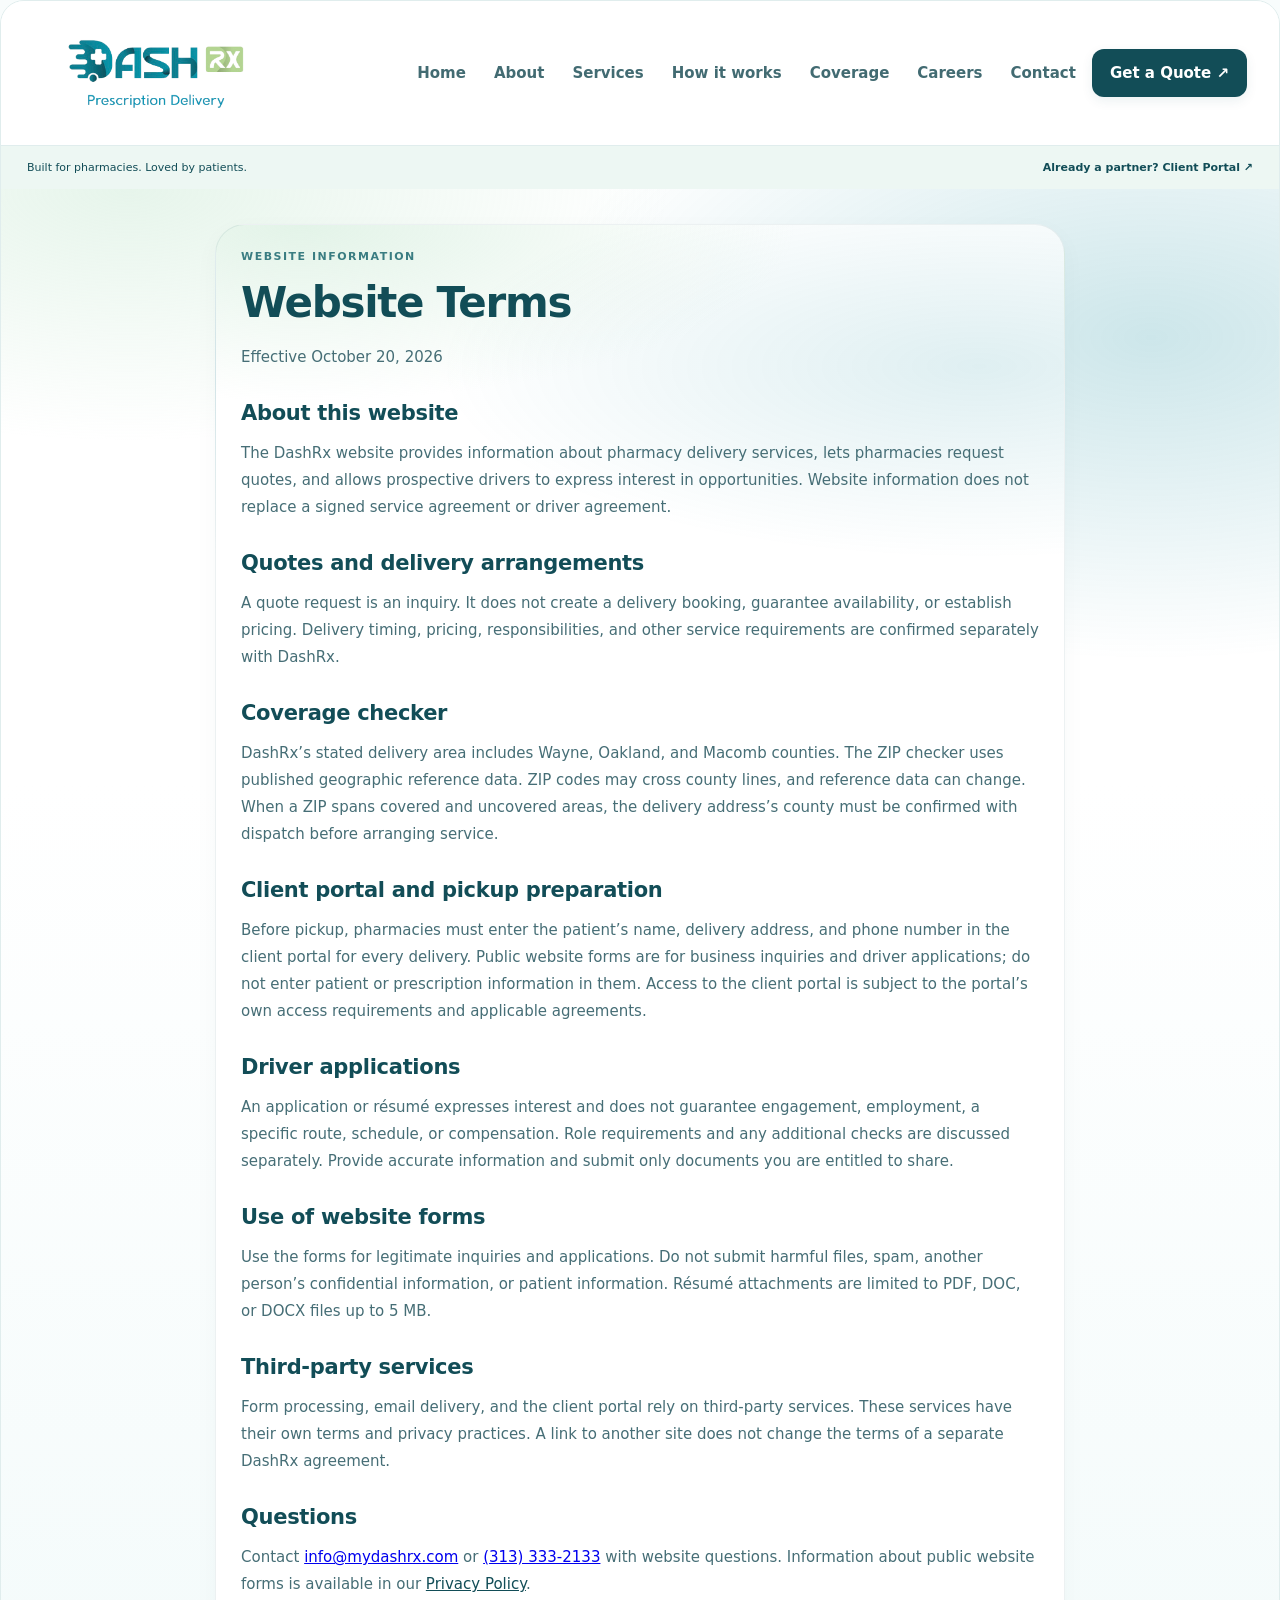
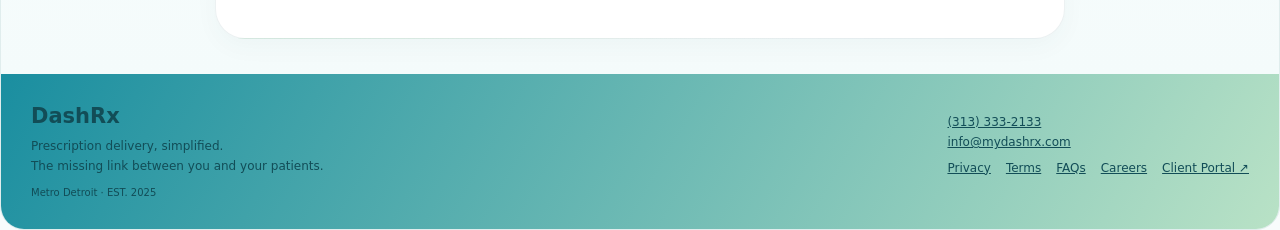
<file: terms.html>
<!doctype html>
<html lang="en"><head><meta charset="utf-8"><meta name="viewport" content="width=device-width, initial-scale=1"><meta name="theme-color" content="#1a8ea0"><title>Website Terms | DashRx</title><meta name="description" content="DashRx provides secure prescription delivery for pharmacies throughout Wayne, Oakland, and Macomb counties. We deliver. You focus on care."><link rel="canonical" href="https://mydashrx.com/terms.html"><link rel="stylesheet" href="css/site.css?v=20261020-header"><link rel="icon" type="image/svg+xml" href="assets/dashrx_logo.svg"><meta name="referrer" content="strict-origin-when-cross-origin"><script src="js/site.js" defer></script></head><body style="margin:0;background:#f8fcfc;font-family:ui-sans-serif,system-ui"><div id="rx-full"><header class="full-nav"><a class="full-brand cursor-interaction" aria-label="DashRx homepage" href="index.html"><img class="full-logo" alt="DashRx" src="assets/dashrx_logo.png" width="160" height="72" decoding="async"></a><a class="mobile-header-quote cursor-interaction" href="quote.html">Quote ↗</a><button class="mobile-menu-button cursor-interaction" type="button" aria-controls="rx-main-menu" aria-expanded="false">Menu</button><nav id="rx-main-menu" class="full-links" aria-label="Website navigation"><a class="cursor-interaction" href="index.html">Home</a><a class="cursor-interaction" href="about.html">About</a><a class="cursor-interaction" href="services.html">Services</a><a class="cursor-interaction" href="how-it-works.html">How it works</a><a class="cursor-interaction" href="coverage.html">Coverage</a><a class="cursor-interaction" href="careers.html">Careers</a><a class="cursor-interaction" href="contact.html">Contact</a><a class="full-quote cursor-interaction" href="quote.html">Get a Quote ↗</a></nav></header>
<div class="full-portal-row"><span>Built for pharmacies. Loved by patients.</span><a class="cursor-interaction" href="portal.html">Already a partner? Client Portal ↗</a></div>
<div class="mobile-actions"><a href="tel:+13133332133">Call DashRx</a><a class="cursor-interaction" href="quote.html">Get a Quote →</a></div>
<main class="rx-content page ready" id="main-content"><section class="section"><div class="panel soft legal-page"><div class="eyebrow">WEBSITE INFORMATION</div><h1>Website Terms</h1><p class="legal-updated">Effective October 20, 2026</p><h2>About this website</h2><p>The DashRx website provides information about pharmacy delivery services, lets pharmacies request quotes, and allows prospective drivers to express interest in opportunities. Website information does not replace a signed service agreement or driver agreement.</p><h2>Quotes and delivery arrangements</h2><p>A quote request is an inquiry. It does not create a delivery booking, guarantee availability, or establish pricing. Delivery timing, pricing, responsibilities, and other service requirements are confirmed separately with DashRx.</p><h2>Coverage checker</h2><p>DashRx’s stated delivery area includes Wayne, Oakland, and Macomb counties. The ZIP checker uses published geographic reference data. ZIP codes may cross county lines, and reference data can change. When a ZIP spans covered and uncovered areas, the delivery address’s county must be confirmed with dispatch before arranging service.</p><h2>Client portal and pickup preparation</h2><p>Before pickup, pharmacies must enter the patient’s name, delivery address, and phone number in the client portal for every delivery. Public website forms are for business inquiries and driver applications; do not enter patient or prescription information in them. Access to the client portal is subject to the portal’s own access requirements and applicable agreements.</p><h2>Driver applications</h2><p>An application or résumé expresses interest and does not guarantee engagement, employment, a specific route, schedule, or compensation. Role requirements and any additional checks are discussed separately. Provide accurate information and submit only documents you are entitled to share.</p><h2>Use of website forms</h2><p>Use the forms for legitimate inquiries and applications. Do not submit harmful files, spam, another person’s confidential information, or patient information. Résumé attachments are limited to PDF, DOC, or DOCX files up to 5 MB.</p><h2>Third-party services</h2><p>Form processing, email delivery, and the client portal rely on third-party services. These services have their own terms and privacy practices. A link to another site does not change the terms of a separate DashRx agreement.</p><h2>Questions</h2><p>Contact <a href="mailto:info@mydashrx.com">info@mydashrx.com</a> or <a href="tel:+13133332133">(313) 333-2133</a> with website questions. Information about public website forms is available in our <a class="legal-link" href="privacy.html">Privacy Policy</a>.</p></div></section></main><footer class="full-footer"><div><strong>DashRx</strong><p>Prescription delivery, simplified.<br>The missing link between you and your patients.</p><small>Metro Detroit · EST. 2025</small></div><div><p><a href="tel:+13133332133">(313) 333-2133</a><br><a href="mailto:info@mydashrx.com">info@mydashrx.com</a></p><div class="full-footer-links"><a class="cursor-interaction" href="privacy.html">Privacy</a><a class="cursor-interaction" href="terms.html">Terms</a><a class="cursor-interaction" href="faq.html">FAQs</a><a class="cursor-interaction" href="careers.html">Careers</a><a class="cursor-interaction" href="portal.html">Client Portal ↗</a></div></div></footer>
</div></body></html>
</file>
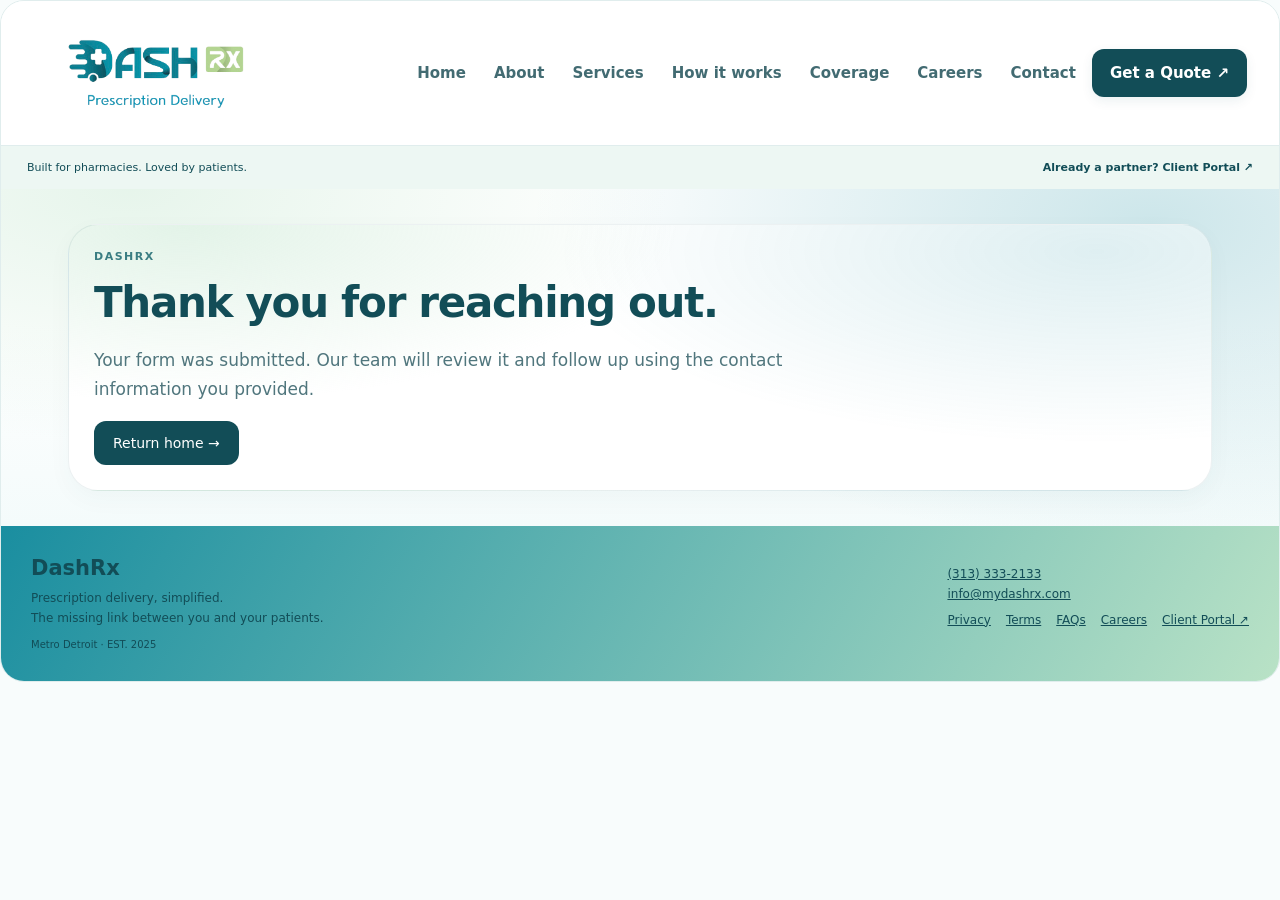
<file: thank-you.html>
<!doctype html>
<html lang="en"><head><meta charset="utf-8"><meta name="viewport" content="width=device-width, initial-scale=1"><meta name="theme-color" content="#1a8ea0"><title>Thank You | DashRx</title><meta name="description" content="DashRx provides secure prescription delivery for pharmacies throughout Wayne, Oakland, and Macomb counties. We deliver. You focus on care."><link rel="canonical" href="https://mydashrx.com/thank-you.html"><link rel="stylesheet" href="css/site.css?v=20261020-header"><link rel="icon" type="image/svg+xml" href="assets/dashrx_logo.svg"><meta name="referrer" content="strict-origin-when-cross-origin"><script src="js/site.js" defer></script></head><body style="margin:0;background:#f8fcfc;font-family:ui-sans-serif,system-ui"><div id="rx-full"><header class="full-nav"><a class="full-brand cursor-interaction" aria-label="DashRx homepage" href="index.html"><img class="full-logo" alt="DashRx" src="assets/dashrx_logo.png" width="160" height="72" decoding="async"></a><a class="mobile-header-quote cursor-interaction" href="quote.html">Quote ↗</a><button class="mobile-menu-button cursor-interaction" type="button" aria-controls="rx-main-menu" aria-expanded="false">Menu</button><nav id="rx-main-menu" class="full-links" aria-label="Website navigation"><a class="cursor-interaction" href="index.html">Home</a><a class="cursor-interaction" href="about.html">About</a><a class="cursor-interaction" href="services.html">Services</a><a class="cursor-interaction" href="how-it-works.html">How it works</a><a class="cursor-interaction" href="coverage.html">Coverage</a><a class="cursor-interaction" href="careers.html">Careers</a><a class="cursor-interaction" href="contact.html">Contact</a><a class="full-quote cursor-interaction" href="quote.html">Get a Quote ↗</a></nav></header>
<div class="full-portal-row"><span>Built for pharmacies. Loved by patients.</span><a class="cursor-interaction" href="portal.html">Already a partner? Client Portal ↗</a></div>
<div class="mobile-actions"><a href="tel:+13133332133">Call DashRx</a><a class="cursor-interaction" href="quote.html">Get a Quote →</a></div>
<main class="rx-content page ready" id="main-content"><section class="section"><div class="panel soft"><div class="eyebrow">DASHRX</div><h1>Thank you for reaching out.</h1><p class="lead">Your form was submitted. Our team will review it and follow up using the contact information you provided.</p><a class="site-action" href="index.html">Return home →</a></div></section></main><footer class="full-footer"><div><strong>DashRx</strong><p>Prescription delivery, simplified.<br>The missing link between you and your patients.</p><small>Metro Detroit · EST. 2025</small></div><div><p><a href="tel:+13133332133">(313) 333-2133</a><br><a href="mailto:info@mydashrx.com">info@mydashrx.com</a></p><div class="full-footer-links"><a class="cursor-interaction" href="privacy.html">Privacy</a><a class="cursor-interaction" href="terms.html">Terms</a><a class="cursor-interaction" href="faq.html">FAQs</a><a class="cursor-interaction" href="careers.html">Careers</a><a class="cursor-interaction" href="portal.html">Client Portal ↗</a></div></div></footer>
</div></body></html>
</file>
<file: css/site.css>
.rx-content{
  --primary:#1a8ea0;
  --secondary:#b9e2c6;
  --ink:#124d57;
  --bg:#f4fbfb;
  --muted: rgba(18,77,87,.72);
  --card:#ffffff;
  --shadow: 0 18px 45px rgba(0,0,0,.10);
  --shadow2: 0 10px 26px rgba(0,0,0,.10);
  --ring: 0 0 0 4px rgba(26,142,160,.18);
  --radius: 22px;
  --radiusL: 30px;
}
*{ box-sizing:border-box; }
html{ scroll-behavior:smooth; }
.rx-content{
  margin:0;
  font-family: ui-sans-serif, system-ui, -apple-system, Segoe UI, Roboto, Arial, sans-serif;
  color:var(--ink);
  background:
    radial-gradient(900px 420px at 10% 0%, rgba(185,226,198,.35), rgba(185,226,198,0) 60%),
    radial-gradient(1000px 520px at 90% 10%, rgba(26,142,160,.22), rgba(26,142,160,0) 62%),
    linear-gradient(180deg,#fff 0%, #fff 40%, var(--bg) 100%);
}

/* Page fade transitions */
.page{ opacity:0; transform: translateY(6px); transition: opacity .28s ease, transform .28s ease; }
.page.ready{ opacity:1; transform: translateY(0); }
.page.leaving{ opacity:0; transform: translateY(-6px); }

/* Nav */
.header{
  position:sticky; top:0; z-index:50;
  backdrop-filter: blur(10px);
  background: rgba(255,255,255,.82);
  border-bottom: 1px solid rgba(18,77,87,.08);
}
.navbar{
  max-width:1200px; margin:0 auto;
  display:flex; align-items:center; justify-content:space-between;
  padding:14px 18px;
}
.brand{ display:flex; align-items:center; gap:12px; text-decoration:none; color:inherit; }
.brand img{ height:110px; width:auto; }
.brand .brand-text strong{ font-size:18px; letter-spacing:-.2px; }
.brand .brand-text span{ font-size:12px; color:var(--muted); font-weight:700; }

.navlinks{ display:flex; align-items:center; gap:10px; }
.navlinks a{
  text-decoration:none; font-weight:800; font-size:13px;
  padding:10px 12px; border-radius:14px;
  color: rgba(18,77,87,.88);
  transition: background .18s ease, transform .18s ease;
}
.navlinks a:hover{ background: rgba(26,142,160,.10); transform: translateY(-1px); }
.navlinks a[aria-current="page"]{ background: rgba(26,142,160,.14); }

.navbtn{
  display:none;
  border:1px solid rgba(18,77,87,.18);
  background:white; border-radius:14px; padding:10px 12px;
  cursor:pointer;
}
.navbtn:focus{ outline:none; box-shadow: var(--ring); }
.drawer{
  display:none; padding:10px 18px 18px;
  border-top:1px solid rgba(18,77,87,.08);
}
.drawer a{ display:block; padding:12px 12px; border-radius:14px; text-decoration:none; font-weight:800; }
.drawer a:hover{ background: rgba(26,142,160,.10); }

/* Hero */
.hero{ max-width:1200px; margin:18px auto 0; padding:22px 18px 0; }
.hero-wrap{
  border-radius: 34px; overflow:hidden; box-shadow: var(--shadow);
  background:
    radial-gradient(1200px 420px at 20% 20%, rgba(185,226,198,.95), rgba(185,226,198,0) 60%),
    radial-gradient(900px 420px at 80% 30%, rgba(26,142,160,.85), rgba(26,142,160,0) 60%),
    linear-gradient(120deg, var(--primary), var(--secondary));
  position:relative;
}
.hero-wrap:after{
  content:""; position:absolute; inset:-40px;
  background: radial-gradient(500px 220px at 20% 20%, rgba(255,255,255,.22), transparent 60%);
  pointer-events:none; animation: floatGlow 9s ease-in-out infinite;
}
@keyframes floatGlow{ 0%,100%{ transform: translate3d(0,0,0); opacity:.8; } 50%{ transform: translate3d(18px,10px,0); opacity:1; } }
.hero-grid{
  display:grid; grid-template-columns: 1.15fr .85fr; gap:18px;
  padding:44px; align-items:center; position:relative;
}
.kicker{
  display:inline-flex; align-items:center; gap:10px;
  padding:10px 14px; border-radius:999px;
  background: rgba(255,255,255,.22); color:white; font-weight:900;
}
.kicker .dot{ width:10px; height:10px; border-radius:50%; background:#fff; box-shadow: 0 0 0 6px rgba(255,255,255,.20); }
.hero h1{ margin:18px 0 10px; font-size: clamp(30px, 3.2vw, 54px); line-height:1.06; color:white; letter-spacing:-.6px; }
.hero p{ margin:0; font-size:16px; color: rgba(255,255,255,.92); max-width:58ch; }
.hero-cta{ display:flex; gap:12px; margin-top:20px; flex-wrap:wrap; }

.btn{
  display:inline-flex; align-items:center; justify-content:center; gap:10px;
  padding:13px 16px; border-radius:14px; text-decoration:none; font-weight:950;
  cursor:pointer; border:1px solid rgba(255,255,255,.22);
  transition: transform .18s ease, box-shadow .18s ease, background .18s ease;
}
.btn.primary{ background:white; color: var(--ink); }
.btn.primary:hover{ transform: translateY(-1px); box-shadow: var(--shadow2); }
.btn.ghost{ background: rgba(255,255,255,.18); color: white; }
.btn.ghost:hover{ background: rgba(255,255,255,.24); transform: translateY(-1px); }

.hero-side{ display:grid; gap:12px; }
.kpi-row{ display:grid; grid-template-columns: 1fr 1fr; gap:12px; }
.kpi{
  border-radius:22px; background: rgba(255,255,255,.20);
  border:1px solid rgba(255,255,255,.22);
  padding:14px; color:white;
}
.kpi strong{ display:block; font-size:22px; letter-spacing:-.3px; }
.kpi span{ font-size:12px; opacity:.92; font-weight:800; }

.mapcard{
  border-radius:26px; background: rgba(255,255,255,.20);
  border:1px solid rgba(255,255,255,.22);
  padding:16px; color:white; overflow:hidden;
}
.mapcard h3{ margin:0 0 10px; font-size:14px; }
.mapwrap{ background: rgba(18,77,87,.16); border-radius:18px; padding:12px; }
.mapwrap svg{ width:100%; height:auto; display:block; }
.map-legend{ margin-top:10px; font-size:12px; opacity:.92; font-weight:800; }

/* Sections */
.section{ max-width:1200px; margin:0 auto; padding:70px 18px 0; }
.panel{
  border-radius: var(--radiusL); background:white; box-shadow: var(--shadow2);
  padding:34px; border:1px solid rgba(18,77,87,.08);
}
.panel.soft{
  background:
    radial-gradient(900px 320px at 10% 0%, rgba(185,226,198,.40), rgba(185,226,198,0) 55%),
    radial-gradient(900px 320px at 90% 10%, rgba(26,142,160,.14), rgba(26,142,160,0) 60%),
    linear-gradient(180deg, #ffffff, #ffffff);
}
.h2{ margin:0 0 10px; font-size:28px; letter-spacing:-.2px; }
.sub{ margin:0; color: var(--muted); max-width:86ch; font-weight:650; }

/* Feature cards */
.feature-grid{ display:grid; grid-template-columns: repeat(2, minmax(0,1fr)); gap:16px; margin-top:22px; }
.fcard{
  background: var(--card); border-radius: var(--radius);
  border:1px solid rgba(18,77,87,.08); padding:18px;
  box-shadow: 0 14px 30px rgba(0,0,0,.06);
  cursor:pointer; position:relative; overflow:hidden;
  transition: transform .18s ease, box-shadow .18s ease;
}
.fcard:hover{ transform: translateY(-2px); box-shadow: 0 18px 45px rgba(0,0,0,.10); }
.fcard .top{ display:flex; align-items:center; gap:12px; }
.fcard img{ width:58px; height:58px; }
.fcard h3{ margin:0; font-size:16px; letter-spacing:-.2px; }
.fcard p{ margin:8px 0 0; color: var(--muted); font-size:14px; font-weight:650; }
.fcard .more{ margin-top:14px; display:none; color: rgba(18,77,87,.90); font-size:14px; line-height:1.7; font-weight:650; }
.fcard.open .more{ display:block; }
.fcard .chev{
  position:absolute; right:16px; top:16px;
  width:34px; height:34px; border-radius:12px;
  display:flex; align-items:center; justify-content:center;
  background: rgba(26,142,160,.10);
  font-weight:950; transition: transform .18s ease;
}
.fcard.open .chev{ transform: rotate(180deg); }

/* Step form */
.stepper{ margin-top:18px; display:grid; gap:14px; }
.progressbar{ height:10px; background: rgba(18,77,87,.10); border-radius:999px; overflow:hidden; }
.progressbar > div{ height:100%; width:0%; background: linear-gradient(120deg, var(--primary), var(--secondary)); border-radius:999px; transition: width .35s ease; }
.steps{ display:flex; gap:10px; flex-wrap:wrap; font-weight:900; color: rgba(18,77,87,.80); font-size:12px; }
.steps .pill{ padding:8px 10px; border-radius:999px; background: rgba(26,142,160,.10); }
.steps .pill.active{ background: rgba(26,142,160,.18); box-shadow: var(--ring); }

.form{ margin-top:14px; display:grid; gap:14px; }
.row2{ display:grid; grid-template-columns: 1fr 1fr; gap:14px; }
label{ font-weight:900; font-size:13px; }
input, textarea, select{
  width:100%; padding:14px; border-radius:14px;
  border:1px solid rgba(18,77,87,.16);
  font: inherit; background:white;
}
input:focus, textarea:focus, select:focus{ outline:none; box-shadow: var(--ring); border-color: rgba(26,142,160,.55); }
textarea{ min-height:120px; resize:vertical; }
.helper{ font-size:12px; color: var(--muted); font-weight:650; }

.step{ display:none; }
.step.active{ display:block; animation: stepIn .22s ease; }
@keyframes stepIn{ from{ opacity:0; transform: translateY(6px);} to{ opacity:1; transform: translateY(0);} }

.actions{ display:flex; justify-content:space-between; gap:12px; flex-wrap:wrap; margin-top:8px; }
.btnform{
  border:none; border-radius:14px; padding:14px 16px;
  font-weight:950; background: var(--primary); color:white; cursor:pointer;
  transition: transform .18s ease, filter .18s ease;
}
.btnform:hover{ filter: brightness(.96); transform: translateY(-1px); }
.btnsubtle{
  border: 1px solid rgba(18,77,87,.18);
  background: white; color: var(--ink);
  border-radius: 14px; padding: 14px 16px;
  font-weight: 950; cursor:pointer;
}
.btnsubtle:hover{ box-shadow: var(--shadow2); transform: translateY(-1px); }

.hp{ position:absolute; left:-9999px; opacity:0; height:0; }

/* Footer */
.footer{
  margin-top:70px; padding:34px 18px;
  background: linear-gradient(120deg, var(--primary), var(--secondary));
  color:white;
}
.footer .inner{
  max-width:1200px; margin:0 auto;
  display:flex; align-items:flex-start; justify-content:space-between;
  gap:18px; flex-wrap:wrap;
}
.footer a{ color:white; opacity:.95; text-decoration:none; }
.footer small{ opacity:.9; font-weight:700; }

.pagehead{ max-width:1200px; margin:18px auto 0; padding:0 18px; }
.breadcrumb{ color: rgba(18,77,87,.70); font-weight:900; font-size:13px; }
.pagehead h1{ margin:10px 0 0; font-size: clamp(28px, 3vw, 44px); letter-spacing:-.4px; }

@media (max-width: 980px){
  .hero-grid{ grid-template-columns: 1fr; }
}
@media (max-width: 820px){
  .navlinks{ display:none; }
  .navbtn{ display:inline-flex; }
  .feature-grid{ grid-template-columns: 1fr; }
  .row2{ grid-template-columns: 1fr; }
  .panel{ padding:22px; }
  .hero-grid{ padding:28px; }
  .kpi-row{ grid-template-columns: 1fr; }
}



/* ===== Cool+ micro-interactions & particles ===== */
.hero-wrap{ position:relative; }
.particles{
  position:absolute; inset:0; width:100%; height:100%;
  opacity:.65; pointer-events:none;
}

/* Button shine sweep */
.btn{ position:relative; will-change: transform; }
.btn:before{
  content:""; position:absolute; inset:-2px; border-radius:16px;
  background: linear-gradient(110deg, transparent 0%, rgba(255,255,255,.35) 35%, transparent 70%);
  transform: translateX(-120%);
  transition: transform .55s ease;
  pointer-events:none;
}
.btn:hover:before{ transform: translateX(120%); }

/* Card lift/tilt */
.fcard{ will-change: transform; }
.fcard:hover{ transform: translateY(-3px) rotateX(1deg) rotateY(-1deg); }

/* ===== Delivery status timeline ===== */
.timeline{
  margin-top:18px;
  display:grid;
  gap: 12px;
  border-radius: 26px;
  background: linear-gradient(120deg, rgba(26,142,160,.10), rgba(185,226,198,.18));
  border: 1px solid rgba(18,77,87,.08);
  padding: 18px;
}
.tline-bar{
  height: 10px;
  background: rgba(18,77,87,.10);
  border-radius: 999px;
  overflow:hidden;
}
.tline-bar > div{
  height:100%;
  width: 0%;
  background: linear-gradient(120deg, var(--primary), var(--secondary));
  border-radius:999px;
  transition: width .35s ease;
}
.tline-steps{ display:flex; gap:10px; flex-wrap:wrap; }
.tstep{
  display:flex; align-items:center; gap:10px;
  padding: 10px 12px;
  border-radius: 18px;
  background: rgba(255,255,255,.70);
  border: 1px solid rgba(18,77,87,.10);
  cursor:pointer;
  transition: transform .18s ease, box-shadow .18s ease, background .18s ease;
  font-weight: 900; font-size: 13px;
}
.tstep:hover{ transform: translateY(-2px); box-shadow: var(--shadow2); background: rgba(255,255,255,.85); }
.tstep.active{ box-shadow: var(--ring); }
.dotmini{
  width: 10px; height: 10px; border-radius: 50%;
  background: rgba(26,142,160,.55);
  box-shadow: 0 0 0 6px rgba(26,142,160,.12);
}
.tdetail{
  border-radius: 18px;
  background: white;
  border: 1px solid rgba(18,77,87,.08);
  padding: 14px;
  box-shadow: 0 14px 30px rgba(0,0,0,.06);
}
.tdetail strong{ display:block; }
.tdetail span{ color: var(--muted); font-weight:650; }


/* Subtle glow behind hero/badge counter */
.glow-num{
  position:absolute;
  left:50%;
  top:50%;
  transform: translate(-50%,-50%);
  width: 360px;
  height: 140px;
  border-radius: 999px;
  background: radial-gradient(circle at 30% 40%, rgba(255,255,255,.55), rgba(255,255,255,0) 65%);
  filter: blur(18px);
  opacity: .55;
  animation: glowPulse 3.6s ease-in-out infinite;
  pointer-events:none;
}
@keyframes glowPulse{
  0%,100%{ opacity:.45; transform: translate(-50%,-50%) scale(1); }
  50%{ opacity:.75; transform: translate(-50%,-50%) scale(1.06); }
}


.brand img{height:76px}.navbar{padding:10px 20px}.hero{margin-top:8px;padding-top:14px}.hero-wrap{box-shadow:0 12px 32px #124d5712}.hero-grid{padding:30px;gap:24px}.hero h1{color:#124d57;font-size:34px;letter-spacing:-1.1px;line-height:1.1}.hero p{color:#164e56;line-height:1.65;font-size:15px}.kicker{color:#124d57;font-size:12px;font-weight:650;background:#ffffff6b;padding:9px 12px}.kicker .dot{background:#1a8ea0;box-shadow:none;width:7px;height:7px}.btn{font-weight:700;font-size:14px;padding:13px 16px;overflow:hidden}.btn.primary{background:#124d57;color:#fff}.btn.ghost{color:#124d57;background:#ffffff80;border-color:#ffffff75}.kpi-row{grid-template-columns:1fr 1fr}.kpi{color:#124d57;background:#ffffff65;border-color:#ffffff85;box-shadow:0 5px 12px #124d5705}.kpi span{font-weight:600}.mapcard{color:#124d57;background:#ffffff80;border-color:#ffffff90}.mapwrap{background:#1a8ea0a8}.map-legend{font-weight:500;font-size:12px}.header{position:relative}.section{padding-top:24px}.panel{padding:25px;box-shadow:0 8px 24px #124d5709}.h2{font-size:25px;letter-spacing:-.6px}.sub{font-size:14px;font-weight:400;line-height:1.65}.feature-grid{gap:12px;margin-top:20px}.fcard{box-shadow:none;padding:20px;border-color:#d8eaeb}.fcard .top{gap:14px;align-items:flex-start}.fcard img{width:44px;height:44px}.fcard h3{font-size:16px;padding-right:24px}.fcard p{font-weight:400;line-height:1.6;font-size:14px}.fcard .more{font-weight:400}.fcard .chev{width:24px;height:24px;right:12px;top:15px;background:transparent}.fcard.open{border-color:#1a8ea0}.fcard ul{padding-left:20px}.timeline{border:0;padding:16px 0;background:transparent}.tline-steps{display:grid;grid-template-columns:repeat(5,1fr);gap:5px}.tstep{font-family:inherit;font-size:11px;padding:12px 3px;justify-content:center;border-radius:10px;font-weight:600}.dotmini{display:none}.tstep.active{background:#124d57;color:white;box-shadow:none}.tdetail{box-shadow:none;background:#f3fafa;border:0}.tdetail strong{margin-bottom:8px}.tdetail span{font-size:14px;line-height:1.6;font-weight:400}.ref-next{width:100%;padding:13px;background:#124d57;color:white;border:0;border-radius:12px;font:inherit;font-size:13px;font-weight:650;cursor:pointer;margin-top:12px}.ref-intro{font-size:13px;line-height:1.6;margin:8px 0 18px;color:#49777e}.ref-phone{font-size:12px;color:#124d57;text-decoration:none;display:inline-block;margin-top:18px}.ref-top-quote{color:white;background:#124d57;border-radius:10px;text-decoration:none;font-size:12px;padding:11px 14px;font-weight:650}.ref-trust{font-size:11px;color:#124d57;display:flex;gap:14px;flex-wrap:wrap;margin-top:22px}.ref-demo-head{display:flex;justify-content:space-between;gap:10px;align-items:center}.ref-demo-head small{font-size:10px;font-weight:500;letter-spacing:.6px}.ref-demo-head h3{margin:0;font-size:14px}.hero-side .mapcard{padding:18px}.ref-delivery{padding:22px;background:linear-gradient(130deg,#b9e2c6,#71b9bc);border-radius:26px;color:#124d57}.ref-delivery .mapcard{background:#ffffff70}.ref-delivery .tdetail{background:#ffffffb3}@media(min-width:981px){.hero h1{font-size:48px}}@media(prefers-reduced-motion:reduce){*{animation:none!important;transition:none!important}}

:host{display:block;color-scheme:light}.page{opacity:1;transform:none}.header{display:none}.hero-wrap:after,.glow-num{animation:none}.hero-grid{padding:42px}.hero h1{font-size:46px}.kpi-row{grid-template-columns:1fr 1fr}.mapcard h3{line-height:1.5}.hero{margin-top:4px}.section{padding:35px 28px 0}.eyebrow{font-size:11px;letter-spacing:1.5px;color:#3a7d82;font-weight:700;margin-bottom:16px}.section h1{font-size:42px;letter-spacing:-1.3px;line-height:1.12;margin:0 0 20px}.lead{font-size:17px;line-height:1.7;color:#50767d;max-width:700px}.benefit-grid{display:grid;grid-template-columns:repeat(auto-fit,minmax(180px,1fr));gap:22px;margin:30px 0}.benefit-grid article{padding:20px;background:#f2f9f6;border-radius:16px}.benefit-grid p{font-size:14px;line-height:1.7;margin:8px 0 0;color:#50767d}.benefit-grid h3{font-size:16px}.site-action{display:inline-flex;border:0;padding:14px 19px;background:#124d57;color:#fff;border-radius:12px;text-decoration:none;font:inherit;font-size:14px;cursor:pointer}.fine{font-size:12px;color:#64868c;margin-top:20px}.journey{margin:36px 28px;background:linear-gradient(125deg,#b9e2c6,#87c5c5);border-radius:28px;padding:30px}.journey-intro h2{font-size:28px;letter-spacing:-.7px;margin:0 0 10px}.journey-intro p{font-size:14px;color:#335f65;margin:0 0 25px}.journey-grid{display:grid;grid-template-columns:1fr 1fr;gap:24px;align-items:center}.journey .mapcard{background:#ffffff70}.journey .tstep{font-size:11px}.journey .timeline{margin:0}.journey .ref-next{margin-top:15px}.journey-slot .journey{margin:28px 0 0}.step-badge{display:grid;place-items:center;width:30px;height:30px;background:#124d57;color:white;border-radius:50%;margin-bottom:15px}details{padding:20px 0;border-bottom:1px solid #dcebea}summary{cursor:pointer;font-weight:650;font-size:16px}details p{font-size:14px;color:#50767d;line-height:1.7}.cta-band{margin:35px 28px;padding:30px;border-radius:24px;background:#e8f4ef;display:flex;justify-content:space-between;gap:25px;align-items:center;flex-wrap:wrap}.cta-band h2{font-size:25px;margin:0 0 10px}.cta-band p{font-size:14px;margin:0;color:#50767d}.compact-features{padding-bottom:10px}.hero-cta .btn{font-family:inherit}.feature-grid{grid-template-columns:repeat(2,minmax(0,1fr))}.fcard .top{min-width:0}.kicker{font-size:12px}.kpi span{line-height:1.5}.mapwrap{max-width:100%}@media(max-width:700px){.hero-grid{padding:28px}.hero h1,.section h1{font-size:34px}.section{padding:28px 18px 0}.journey{margin:28px 18px;padding:22px}.journey-grid{grid-template-columns:1fr}.feature-grid{grid-template-columns:1fr}.cta-band{margin:28px 18px;padding:24px}.panel{padding:24px}.journey .tstep{font-size:10px}}
.driver-layout{display:grid;grid-template-columns:.8fr 1.2fr;gap:30px;margin-top:35px}.driver-form{background:#fff;padding:26px;border-radius:22px;border:1px solid #dae9e7;min-width:0}.driver-form h2{font-size:23px;margin:0 0 24px}.driver-form label{display:block;font-size:12px;font-weight:650;margin-bottom:17px}.driver-form input,.driver-form select,.driver-form textarea{display:block;width:100%;margin-top:8px;font:inherit;font-size:15px;padding:12px;border:1px solid #cde2e3;border-radius:10px;background:#fff;color:#124d57;min-width:0}.driver-row{display:grid;grid-template-columns:1fr 1fr;gap:12px}.driver-result{padding:20px;background:#edf7f2;border:1px solid #cde3d9;border-radius:14px;margin-top:18px;font-size:14px;line-height:1.7}.driver-result p{margin:0 0 10px}.contact-grid{display:grid;grid-template-columns:repeat(auto-fit,minmax(230px,1fr));gap:18px;margin:30px 0}.contact-grid article{padding:24px;background:#f2f9f6;border:1px solid #dfede7;border-radius:18px;min-width:0}.contact-grid article p{font-size:13px;color:#50767d;line-height:1.6}.contact-grid a{font-size:14px;overflow-wrap:anywhere}.contact-grid .eyebrow{font-size:10px;margin-bottom:15px}.portal-checklist{padding:24px;background:#e9f5ef;border-radius:20px;display:flex;align-items:center;justify-content:space-between;gap:25px;flex-wrap:wrap}.portal-checklist p{font-size:14px;margin:10px 0}.portal-checklist small{color:#52787f;font-size:12px}.fine{line-height:1.7}@media(max-width:700px){.driver-layout,.driver-row{grid-template-columns:1fr}.driver-form{padding:20px}.contact-grid{grid-template-columns:1fr}.contact-grid article{padding:20px}}

.pharmacy-trust{margin:32px 28px 0;padding:38px;border-radius:28px;background:radial-gradient(ellipse at 15% 20%,#c8e9cf80,transparent 65%),linear-gradient(120deg,#1a8ea0,#b9e2c6);display:grid;grid-template-columns:1fr 1fr;gap:38px;align-items:center;box-shadow:0 14px 35px #124d5712;position:relative;overflow:hidden}.pharmacy-trust .eyebrow{color:#124d57;font-size:12px;letter-spacing:2px}.trust-number{display:flex;align-items:baseline;gap:16px;flex-wrap:wrap}.trust-number strong{font-size:92px;line-height:1;font-weight:800;letter-spacing:-6px;color:#124d57}.trust-number strong span{font-size:60px;vertical-align:top;letter-spacing:-3px}.trust-number h2{font-size:28px;letter-spacing:-1px;margin:0;color:#124d57}.trust-copy>p{font-size:20px;line-height:1.35;font-weight:600;color:#215963;margin:20px 0 0}.trust-detail{background:#ffffff80;border:1px solid #ffffffa0;padding:26px;border-radius:22px}.trust-note{font-size:19px;font-weight:650;letter-spacing:-.4px}.trust-detail p{font-size:14px;line-height:1.65;color:#3e6b72}.trust-counties{display:flex;gap:8px;flex-wrap:wrap;margin:20px 0}.trust-counties span{font-size:11px;padding:8px 10px;background:#ffffff90;border-radius:8px;color:#285b64}.resume-upload{margin:8px 0 22px;padding:20px;border:1px dashed #8eb8b8;background:#f1f8f5;border-radius:14px}.resume-upload label{margin:0}.resume-upload p{font-size:12px;color:#50767d;margin:8px 0 12px}.resume-upload input[type=file]{padding:10px;font-size:12px;background:#fff}.resume-upload input::file-selector-button{padding:10px;border:0;border-radius:7px;background:#124d57;color:white;font:inherit;margin-right:12px}.resume-upload small,#resume-status{font-size:11px;line-height:1.6;color:#587e83;display:block;margin-top:10px;overflow-wrap:anywhere}.resume-remove{font:inherit;font-size:12px;border:0;background:none;color:#124d57;text-decoration:underline;padding:10px 0 0}@media(max-width:700px){.pharmacy-trust{grid-template-columns:1fr;margin:28px 18px 0;padding:26px;gap:24px}.trust-number strong{font-size:80px}.trust-number h2{font-size:24px}.trust-copy>p{font-size:18px}.trust-detail{padding:22px}.resume-upload{padding:16px}}

.legal-page{max-width:850px;margin:0 auto}.legal-page h1{margin-bottom:18px}.legal-page h2{font-size:21px;margin:30px 0 12px;letter-spacing:-.3px}.legal-page p{font-size:15px;line-height:1.8;color:#466e76}.legal-page .legal-draft{padding:14px 17px;background:#edf6f2;border:1px solid #d5e6de;border-radius:12px;font-size:12px;line-height:1.6}.legal-link{font:inherit;border:0;background:none;color:#124d57;text-decoration:underline;padding:0;cursor:pointer}.form-privacy{font-size:12px;line-height:1.65;color:#5b7e84;margin:14px 0}.form-privacy button{font:inherit;background:none;border:0;color:#124d57;text-decoration:underline;padding:0;cursor:pointer}

[hidden]{display:none!important}*{min-width:0}input,select,textarea{font-size:16px!important}.driver-form input,.driver-form select,.driver-form textarea{min-height:46px}.driver-form label{font-size:13px}.site-action,.ref-next,.tstep{min-height:44px}.fine,.driver-form small,#resume-status{font-size:12px}.fcard:focus-visible{outline:3px solid #2e7b85;outline-offset:3px}a{overflow-wrap:anywhere}.tstep{overflow-wrap:normal}.patient-notice{padding:20px;border-radius:16px;background:#edf7f2;border:1px solid #d5e9df;margin:20px 0}.patient-notice h3{font-size:16px;margin:0 0 9px}.patient-notice p{font-size:14px;line-height:1.65;margin:0 0 12px;color:#426d73}.patient-notice .site-action{font-size:13px}@media(max-width:700px){.hero-grid{padding:26px 22px}.hero h1{font-size:34px;line-height:1.12}.hero p{font-size:15px;line-height:1.65}.hero-cta{display:grid;grid-template-columns:1fr}.hero-cta .btn{min-height:46px;font-size:14px}.hero-side{gap:14px}.kpi{padding:14px 10px}.kpi span{font-size:11px}.kpi strong{font-size:23px}.section .panel{padding:24px 20px}.section h1{font-size:32px;line-height:1.15}.benefit-grid{grid-template-columns:1fr}.journey-intro h2{font-size:24px}.journey .tline-steps{grid-template-columns:repeat(5,minmax(0,1fr));gap:4px}.journey .tstep{font-size:11px;padding:12px 2px}.journey .mapcard{padding:16px}.journey .tdetail{padding:16px}.journey .tdetail span{font-size:14px}.journey-slot .journey{padding:18px;margin-top:24px}.driver-form{padding:20px 16px}.driver-row{gap:0}.resume-upload{padding:14px}.resume-upload input[type=file]{font-size:12px!important;max-width:100%;padding:8px}.resume-upload input::file-selector-button{padding:10px 8px;margin-right:6px}.contact-grid{grid-template-columns:minmax(0,1fr)}.contact-grid a{font-size:14px}.trust-number strong{font-size:76px}.trust-number h2{font-size:24px}.pharmacy-trust{padding:24px}.trust-detail{padding:20px}.trust-detail .site-action{width:100%;justify-content:center}.portal-checklist{padding:20px}.portal-checklist .site-action{width:100%;justify-content:center}.cta-band .site-action{width:100%;justify-content:center}}@media(max-width:350px){.hero h1{font-size:30px}.section h1{font-size:29px}.kpi-row{grid-template-columns:1fr}.journey .tline-steps{grid-template-columns:repeat(3,minmax(0,1fr))}.trust-number strong{font-size:68px}}


#rx-full{font-family:ui-sans-serif,system-ui;color:#124d57;background:#f8fcfc;border:1px solid #e0eded;border-radius:24px;overflow:hidden;color-scheme:light}#rx-full *{box-sizing:border-box}#rx-full [hidden]{display:none!important}#rx-full button{font:inherit;cursor:pointer}#rx-full .full-nav{display:flex;align-items:center;justify-content:space-between;gap:16px;padding:12px 26px;background:#fff;border-bottom:1px solid #e0eded;flex-wrap:wrap}#rx-full .full-brand{border:0;background:none;padding:0}#rx-full .full-logo{width:160px;height:72px;object-fit:contain}#rx-full .full-links{display:flex;align-items:center;gap:5px;flex-wrap:wrap}#rx-full .full-links a{font-size:12px;font-weight:600;color:#426b72;background:transparent;border:0;border-radius:10px;padding:10px}#rx-full .full-links a[aria-current=page]{background:#e5f2ed;color:#124d57}#rx-full .full-links .full-quote{background:#124d57;color:#fff}#rx-full .full-portal-row{display:flex;justify-content:space-between;gap:12px;padding:10px 26px;background:#edf7f3;font-size:11px;align-items:center;flex-wrap:wrap}#rx-full .full-portal-row a{color:#124d57;border:0;background:none;font-size:11px;font-weight:650;padding:5px 0}#rx-full #rx-ideas{border:0;border-radius:0;background:transparent}#rx-full #rx-ideas>header,#rx-full #rx-ideas>footer{display:none}#rx-full .full-footer{padding:30px;background:linear-gradient(120deg,#1a8ea0,#b9e2c6);display:flex;justify-content:space-between;gap:22px;flex-wrap:wrap;color:#124d57;font-size:12px}#rx-full .full-footer strong{font-size:21px}#rx-full .full-footer p{margin:8px 0;line-height:1.7}#rx-full .full-footer a{color:#124d57}#rx-full .full-footer-links{display:flex;gap:15px;flex-wrap:wrap}#rx-full .full-footer-links a{border:0;background:transparent;color:#124d57;font-size:12px;padding:0;text-decoration:underline}#rx-full .full-preview-tag{font-size:10px;letter-spacing:1px;color:#547b80}#rx-full .mobile-actions{display:none}@media(max-width:650px){#rx-full .full-nav{padding:12px 18px}#rx-full .full-links{gap:2px}#rx-full .full-links a{padding:10px 8px}#rx-full .mobile-actions{display:flex;background:#fff;border-top:1px solid #dbeceb;gap:10px;padding:12px 18px}#rx-full .mobile-actions button,#rx-full .mobile-actions a{flex:1;padding:13px;text-align:center;border:1px solid #124d57;color:#124d57;border-radius:10px;font-size:13px;text-decoration:none;background:#fff}#rx-full .mobile-actions button{background:#124d57;color:#fff}}

#rx-full{overflow:clip}#rx-full .mobile-menu-button,#rx-full .mobile-header-quote{display:none}#rx-full button:focus-visible,#rx-full a:focus-visible{outline:3px solid #2e7b85;outline-offset:3px}#rx-full .full-links a{min-height:42px}#rx-full .mobile-actions{align-items:center}#rx-full .mobile-actions a,#rx-full .mobile-actions button{min-height:46px}#rx-full #rx-ideas .portal-view{max-width:100%}#rx-full #rx-ideas .portal-view h1{overflow-wrap:normal}#rx-full #rx-ideas input,#rx-full #rx-ideas select,#rx-full #rx-ideas textarea{font-size:16px}#rx-full #rx-ideas .go{min-height:46px}#rx-full #rx-ideas .back{min-height:44px}#rx-full #rx-ideas .field{font-size:13px}#rx-full #rx-ideas .micro{font-size:12px}#rx-full #rx-ideas .steps span{font-size:12px}#rx-full #rx-ideas .steps{row-gap:10px}#rx-full #rx-ideas input[type=file]{max-width:100%}@media(max-width:700px){#rx-full .full-nav{padding:10px 16px;gap:10px;justify-content:flex-start}#rx-full .full-logo{width:128px;height:58px}#rx-full .full-brand{margin-right:auto}#rx-full .mobile-menu-button{display:inline-flex;align-items:center;justify-content:center;min-height:44px;min-width:58px;padding:10px;background:#edf7f3;color:#124d57;border:1px solid #d5e6df;border-radius:10px;font-size:13px}#rx-full .mobile-header-quote{display:inline-flex;align-items:center;justify-content:center;min-height:44px;background:#124d57;border:0;border-radius:10px;color:#fff;padding:10px 12px;font-size:13px}#rx-full .full-links{display:none;width:100%;padding:12px 0 4px;grid-template-columns:1fr 1fr;gap:8px;border-top:1px solid #dfede8}#rx-full .full-links.is-open{display:grid}#rx-full .full-links a{text-align:left;min-height:46px;padding:12px;font-size:14px}#rx-full .full-portal-row{padding:10px 16px;gap:10px;font-size:12px}#rx-full .full-portal-row a{font-size:12px;min-height:40px}#rx-full .full-preview-tag{font-size:10px}#rx-full .mobile-actions{display:flex;position:sticky;top:0;z-index:5;padding:10px 16px;border-bottom:1px solid #dbeceb;border-top:0}#rx-full .full-footer{padding:26px 20px}#rx-full .full-footer-links a{min-height:40px}#rx-full #rx-ideas .content{padding:26px 16px}#rx-full #rx-ideas .glass{padding:13px}#rx-full #rx-ideas .forminner{padding:20px 16px}#rx-full #rx-ideas h1{font-size:34px}#rx-full #rx-ideas .coverage-hero{padding:24px 16px}#rx-full #rx-ideas .zipline .go{min-height:46px}#rx-full #rx-ideas .point p{font-size:14px}}


#rx-ideas{font-family:ui-sans-serif,system-ui,-apple-system,sans-serif;color:#124d57;background:radial-gradient(ellipse at top right,#b9e2c64a,transparent 65%),#f8fcfc;border:1px solid #e0eded;border-radius:24px;overflow:hidden;color-scheme:light}#rx-ideas *{box-sizing:border-box}#rx-ideas [hidden]{display:none!important}#rx-ideas button,#rx-ideas input,#rx-ideas select{font:inherit}#rx-ideas button{cursor:pointer}#rx-ideas header{display:flex;align-items:center;justify-content:space-between;gap:18px;padding:16px 30px;background:#ffffffda;border-bottom:1px solid #e0eded;flex-wrap:wrap}#rx-ideas .logo{width:160px;height:66px;object-fit:contain}#rx-ideas nav{display:flex;align-items:center;gap:8px;flex-wrap:wrap}#rx-ideas .navitem{background:transparent;border:0;color:#426870;padding:12px 14px;font-weight:600;font-size:13px;border-radius:12px}#rx-ideas .navitem[aria-pressed=true]{background:#dff0eb;color:#124d57}#rx-ideas .portal{background:#124d57;color:#fff;padding:12px 16px;border:0;border-radius:12px;font-size:13px}#rx-ideas .content{padding:38px;min-height:620px}#rx-ideas .intro{display:grid;grid-template-columns:1fr 1.12fr;gap:40px;align-items:start}#rx-ideas .eyebrow{font-size:11px;font-weight:700;letter-spacing:1.5px;text-transform:uppercase;color:#2e7c83;margin:8px 0 18px}#rx-ideas h1{font-size:43px;line-height:1.07;letter-spacing:-1.7px;margin:0 0 20px;color:#124d57;font-weight:750}#rx-ideas h2{font-size:24px;line-height:1.25;margin:0 0 12px;font-weight:650;color:#124d57}#rx-ideas h3{font-size:16px;margin:0 0 7px;font-weight:650;color:#124d57}#rx-ideas p{font-size:15px;line-height:1.7;color:#50767d;margin:0 0 20px}#rx-ideas .benefit{display:flex;gap:12px;align-items:flex-start;padding:15px 0;border-bottom:1px solid #dfebea}#rx-ideas .benefit svg{color:#1a8ea0;margin-top:3px;flex-shrink:0}#rx-ideas .benefit p{font-size:13px;margin:0}#rx-ideas .glass{background:radial-gradient(ellipse at top left,#b9e2c680,transparent 70%),linear-gradient(130deg,#eef8f4,#d9eef0);padding:26px;border:1px solid #fff;border-radius:26px;box-shadow:0 14px 36px #124d5710}#rx-ideas .forminner{background:#ffffffde;border:1px solid #fff;padding:24px;border-radius:20px}#rx-ideas .steps{display:flex;gap:8px;font-size:11px;color:#618188;margin-bottom:22px;flex-wrap:wrap}#rx-ideas .steps span{display:flex;align-items:center;gap:6px}#rx-ideas .steps b{display:grid;place-items:center;width:24px;height:24px;background:#e7f1f1;border-radius:50%;font-weight:600}#rx-ideas .steps .on{color:#124d57}#rx-ideas .steps .on b{color:white;background:#1a8ea0}#rx-ideas .field{display:block;font-size:12px;font-weight:650;margin-top:17px;color:#305f67}#rx-ideas input,#rx-ideas select{display:block;width:100%;padding:13px 14px;border:1px solid #cee2e4;background:#fff;border-radius:11px;font-size:15px;margin-top:8px;color:#124d57;min-width:0}#rx-ideas input::placeholder{color:#87a0a3}#rx-ideas .row{display:grid;grid-template-columns:1fr 1fr;gap:12px}#rx-ideas .go{display:flex;align-items:center;justify-content:center;gap:12px;width:100%;background:#124d57;color:white;border:0;border-radius:12px;padding:15px;font-size:14px;font-weight:650;margin-top:22px}#rx-ideas .back{background:none;color:#426e76;border:0;padding:12px 0;font-size:12px}#rx-ideas .micro{font-size:11px;color:#66878d;line-height:1.6;margin:14px 0 0}#rx-ideas .phone{display:flex;gap:10px;align-items:center;font-size:13px;margin-top:24px;color:#124d57;text-decoration:none}#rx-ideas .coverage-hero{padding:38px;border-radius:28px;background:radial-gradient(ellipse at top left,#c3e8cd,transparent 70%),linear-gradient(115deg,#a7d7c1,#69b7be);display:grid;grid-template-columns:1fr 1fr;gap:38px;align-items:center}#rx-ideas .coverage-hero h1{font-size:41px}#rx-ideas .coverage-hero p{color:#285d65}#rx-ideas .zipline{display:flex;gap:10px;align-items:end}#rx-ideas .zipline .field{flex:1;margin:0}#rx-ideas .zipline .go{width:auto;margin:0;white-space:nowrap;padding:14px 16px}#rx-ideas .coverage-points{display:grid;grid-template-columns:repeat(3,1fr);gap:18px;margin-top:30px}#rx-ideas .point{padding:22px;background:white;border:1px solid #e1eceb;border-radius:18px}#rx-ideas .point svg{color:#1a8ea0;margin-bottom:16px}#rx-ideas .point p{font-size:13px;margin:0}#rx-ideas .result{padding:18px;background:#edf7f3;border:1px solid #d0e7dd;border-radius:14px;margin-top:18px}#rx-ideas .result p{font-size:13px;margin:0}#rx-ideas .result strong{display:block;margin-bottom:7px;font-size:15px}#rx-ideas .quote-summary{display:grid;gap:12px;margin:20px 0}#rx-ideas .quote-summary div{padding:10px 0;border-bottom:1px solid #dfebea;font-size:14px}#rx-ideas .quote-summary small{display:block;color:#618188;font-size:11px;margin-bottom:5px}#rx-ideas footer{padding:20px 30px;display:flex;justify-content:space-between;gap:15px;flex-wrap:wrap;border-top:1px solid #dfebea;font-size:11px;background:#fff;color:#608189}#rx-ideas .portal-view{max-width:480px;margin:35px auto;text-align:center}#rx-ideas .portal-view svg{color:#1a8ea0;margin-bottom:20px}#rx-ideas .portal-view .go{text-decoration:none}@media(max-width:700px){#rx-ideas header{padding:16px 20px}#rx-ideas .content{padding:24px 18px}#rx-ideas .intro,#rx-ideas .coverage-hero{grid-template-columns:1fr;gap:25px}#rx-ideas h1{font-size:36px}#rx-ideas .coverage-hero{padding:26px 20px}#rx-ideas .coverage-hero h1{font-size:35px}#rx-ideas .coverage-points{grid-template-columns:1fr}#rx-ideas .glass{padding:16px}#rx-ideas .forminner{padding:20px}#rx-ideas .row{grid-template-columns:1fr}#rx-ideas .zipline{flex-wrap:wrap}#rx-ideas .zipline .go{width:100%}}

#rx-full .full-links a{display:inline-flex;align-items:center;text-decoration:none}#rx-full .mobile-header-quote{text-decoration:none}#rx-full .full-footer-links a{font-size:12px}#rx-full .mobile-actions .mobile-quote{background:#124d57;color:white}.rx-content{padding-bottom:35px}.rx-content [hidden]{display:none!important}.rx-content .mapcard{color:#124d57}.rx-content .map-legend{font-size:12px}.rx-content .site-action{cursor:pointer}.rx-content .contact-grid article p{line-height:1.6}.rx-content .form-privacy{font-size:12px;line-height:1.65}#rx-full .full-brand{display:inline-flex}.rx-content .legal-page p{line-height:1.8}.rx-content .coverage-result{margin-top:16px}#rx-full .full-footer-links{align-items:center}@media(max-width:700px){#rx-full .full-links a{font-size:14px;min-height:46px;padding:12px}#rx-full .mobile-actions a{min-height:46px}.rx-content .kpi-row{grid-template-columns:1fr 1fr}.rx-content .mapcard h3{font-size:14px}}@media(prefers-reduced-motion:reduce){*,*::before,*::after{animation:none!important;transition:none!important;scroll-behavior:auto!important}}

#rx-full .full-portal-row a{text-decoration:none}#rx-full .mobile-actions .mobile-quote{background:#124d57;color:white}#rx-full a:focus-visible,button:focus-visible{outline:3px solid #2e7b85;outline-offset:3px}

/* A clearer, roomier shared header. */
#rx-full .full-nav{padding:16px 32px;gap:20px;flex-wrap:nowrap}
#rx-full .full-logo{width:240px;height:112px;display:block;object-fit:contain}
#rx-full .full-brand{flex-shrink:0}
#rx-full .full-links{gap:4px;flex-wrap:nowrap}
#rx-full .full-links a{font-size:15px;font-weight:650;padding:13px 12px;min-height:48px;white-space:nowrap;border-radius:12px}
#rx-full .full-links a:hover{background:#edf7f3;color:#124d57}
#rx-full .full-links .full-quote{padding:14px 18px;box-shadow:0 4px 12px #124d5714}
#rx-full .full-links .full-quote:hover{background:#1a6975;color:#fff}
@media(max-width:1150px){
#rx-full .full-nav{padding:12px 24px;gap:12px;flex-wrap:wrap;justify-content:flex-start}
#rx-full .full-brand{margin-right:auto}
#rx-full .full-logo{width:210px;height:98px}
#rx-full .mobile-menu-button,#rx-full .mobile-header-quote{display:inline-flex;align-items:center;justify-content:center;min-height:48px;padding:12px 16px;border-radius:12px;font-size:15px;font-weight:650}
#rx-full .mobile-menu-button{background:#edf7f3;color:#124d57;border:1px solid #d5e6df}
#rx-full .mobile-header-quote{background:#124d57;color:#fff;border:0}
#rx-full .full-links{display:none;width:100%;padding:16px 0 4px;grid-template-columns:1fr 1fr;gap:8px;border-top:1px solid #dfede8}
#rx-full .full-links.is-open{display:grid}
#rx-full .full-links a{white-space:normal;text-align:left}
}
@media(max-width:700px){
#rx-full .full-nav{padding:10px 16px;gap:8px}
#rx-full .full-logo{width:174px;height:84px}
#rx-full .mobile-menu-button,#rx-full .mobile-header-quote{padding:11px 12px;font-size:14px;min-width:0}
}
@media(max-width:360px){#rx-full .full-logo{width:152px;height:76px}#rx-full .mobile-header-quote{display:none}}
</file>
